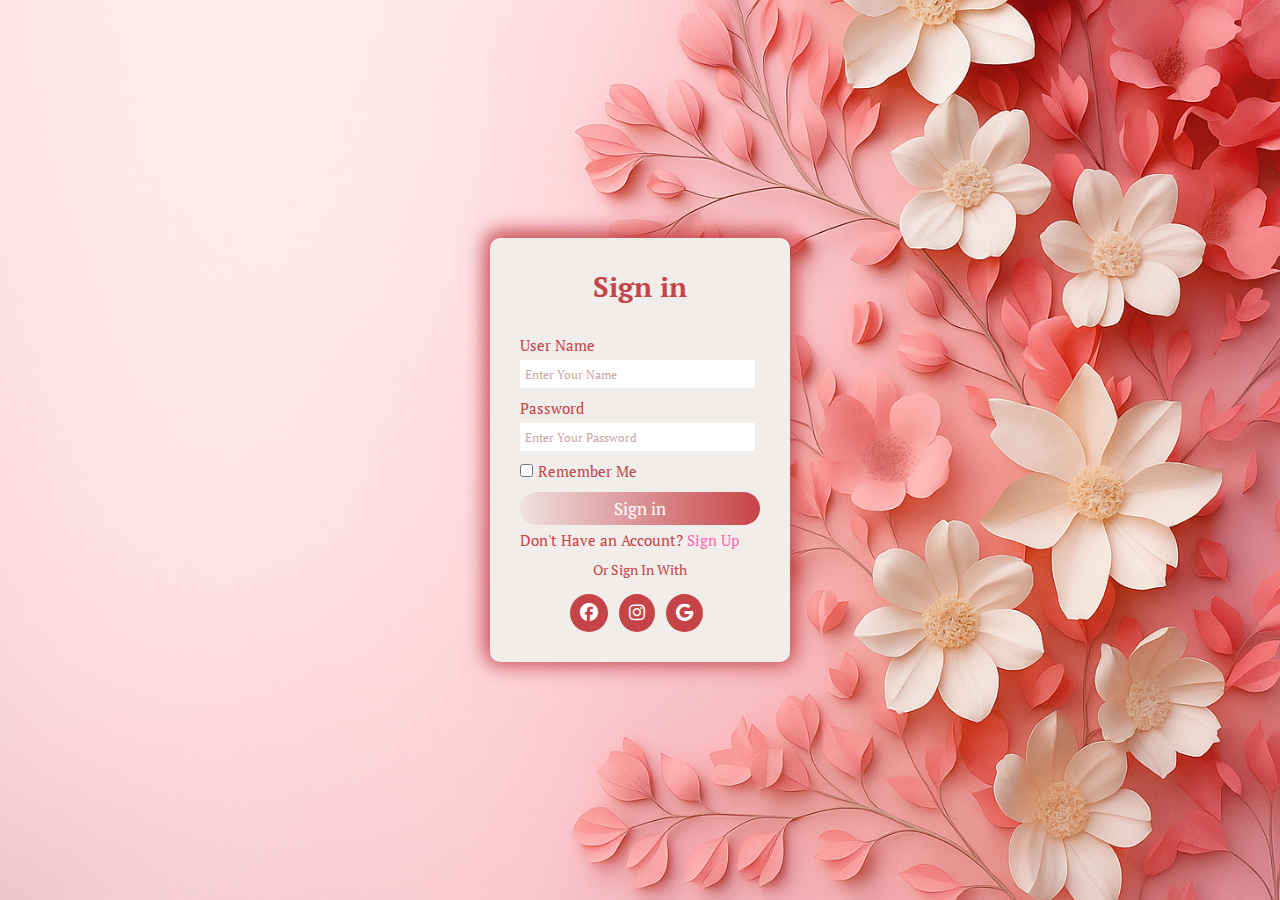
<file: index.html>
<!DOCTYPE html>
<html lang="en">

<head>
    <meta charset="UTF-8">
    <meta name="viewport" content="width=device-width, initial-scale=1.0">
    <title>FLORAZI</title>
    <!-- style css -->
    <link rel="stylesheet" href="log.css">
    <!-- favicon -->
    <link rel="shortcut icon" href="./img/lotus.png" type="image/x-icon">
    <!-- fontoswem -->
    <link rel="stylesheet" href="https://cdnjs.cloudflare.com/ajax/libs/font-awesome/6.7.2/css/all.min.css"
        integrity="sha512-Evv84Mr4kqVGRNSgIGL/F/aIDqQb7xQ2vcrdIwxfjThSH8CSR7PBEakCr51Ck+w+/U6swU2Im1vVX0SVk9ABhg=="
        crossorigin="anonymous" referrerpolicy="no-referrer" />
</head>

<body>
    <div class="hlog">
        <div class="box">
            <form class="inn">
                <h1>Sign in</h1>
                <label for="inname">User Name</label>
                <input type="text" id="inname" placeholder="Enter Your Name" required>
                <label for="inpass">Password</label>
                <input type="password" id="inpass" placeholder="Enter Your Password" required>
                <label>
                    <input type="checkbox" name="remember" id="incheck" required>Remember Me</label>
                <button type="button" class="btn" id="signin"> Sign in</button>
                <h2>Don't Have an Account? <a id="upone" href="#">Sign Up</a></h2>
                <div class="social">
                    <h3>Or Sign In With</h3>
                    <a href="#"><i class="fa-brands fa-facebook"></i></a>
                    <a href="#"><i class="fa-brands fa-instagram"></i></a>
                    <a href="#"><i class="fa-brands fa-google"></i></a>
                </div>

            </form>
            <form id="up" class="hide">
                <h1>Sign Up</h1>
                <label for="upname">User Name</label>
                <input type="text" id="upname" placeholder="Enter Your Name" required>
                <label for="email">Email</label>
                <input type="email" id="email" placeholder="Enter Your email" required>
                <label for="uppass">Password</label>
                <input type="password" id="uppass" placeholder="Enter Your Password" required>
                <label class="check">
                    <input id="upcheck" type="checkbox" name="accept" required>I Agree To The Terms and Condition</label>
                <button class="btn" type="button" id="signup">Sign Up</button>
                <h3>Already Have An Account? <a id="inone" href="#">Sign In</a></h3>
            </form>
        </div>
    </div>
    <script src="log.js"></script>
</body>

</html>
</file>
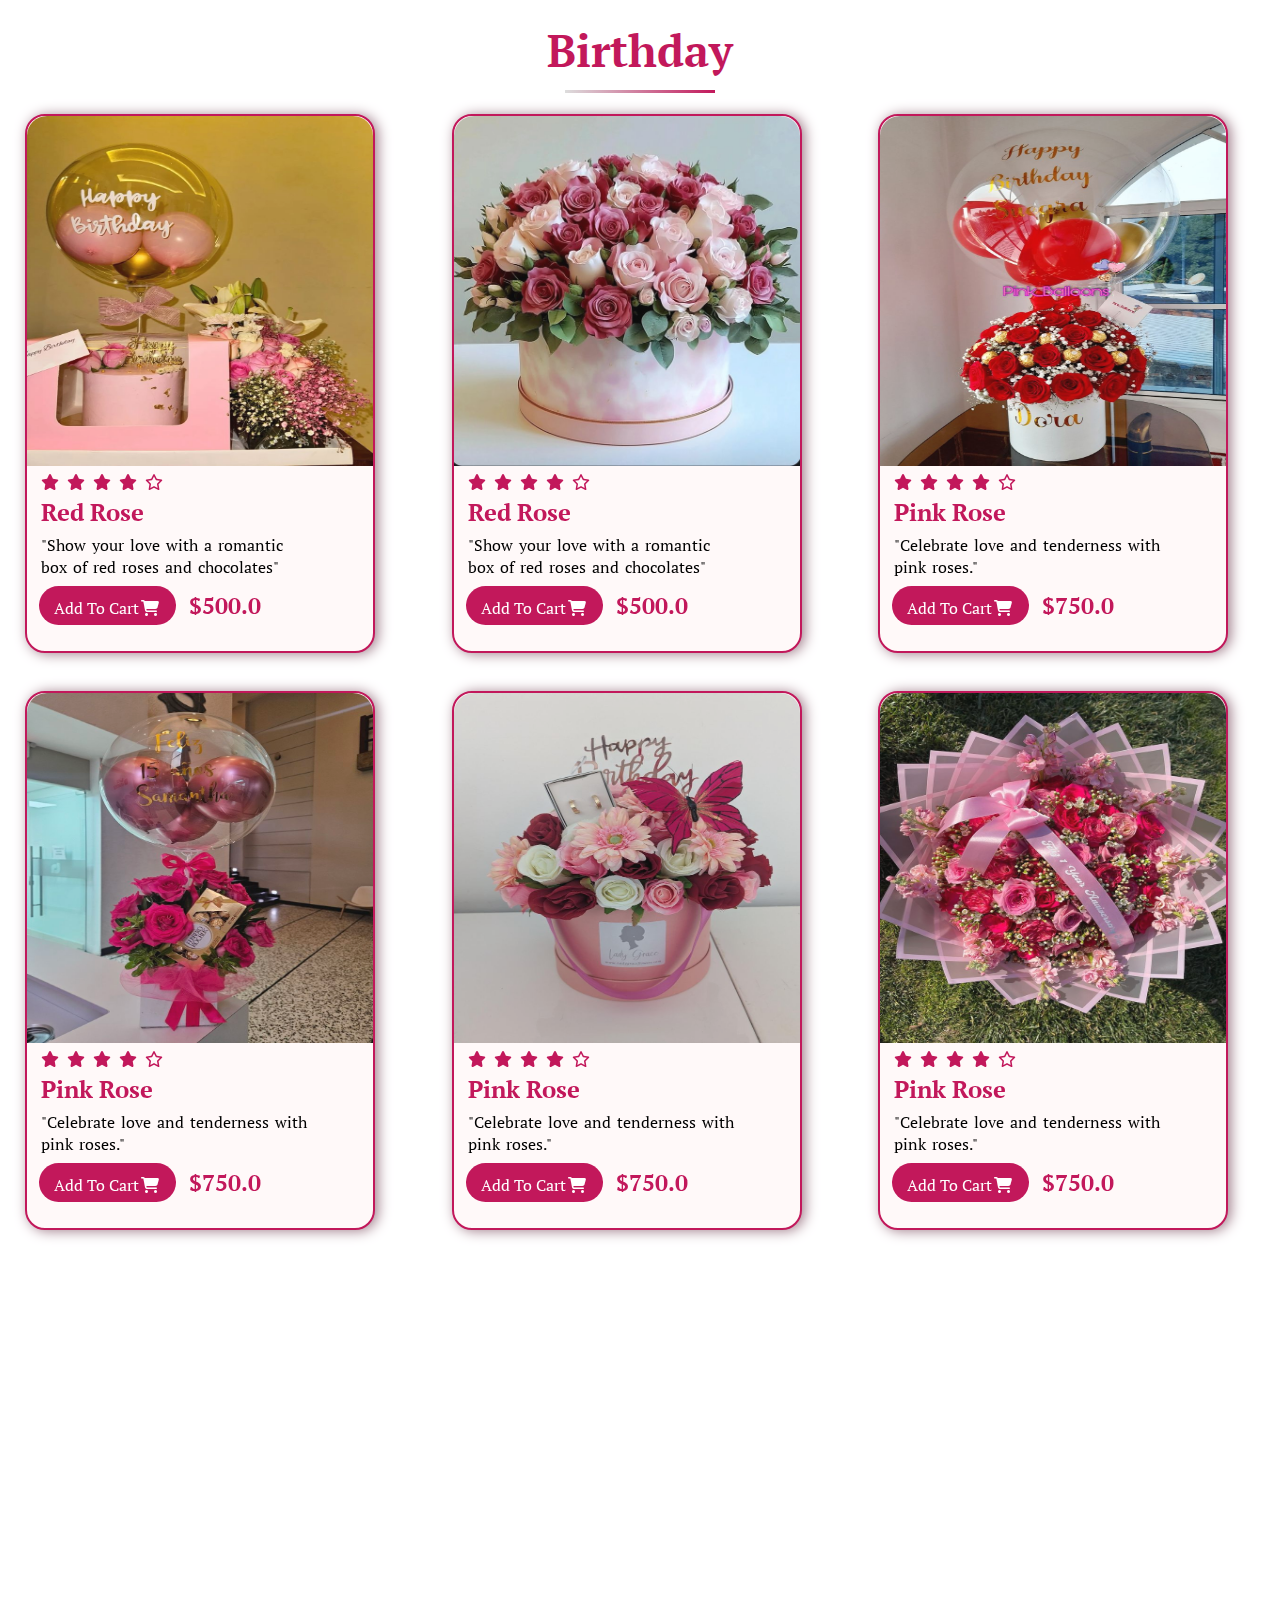
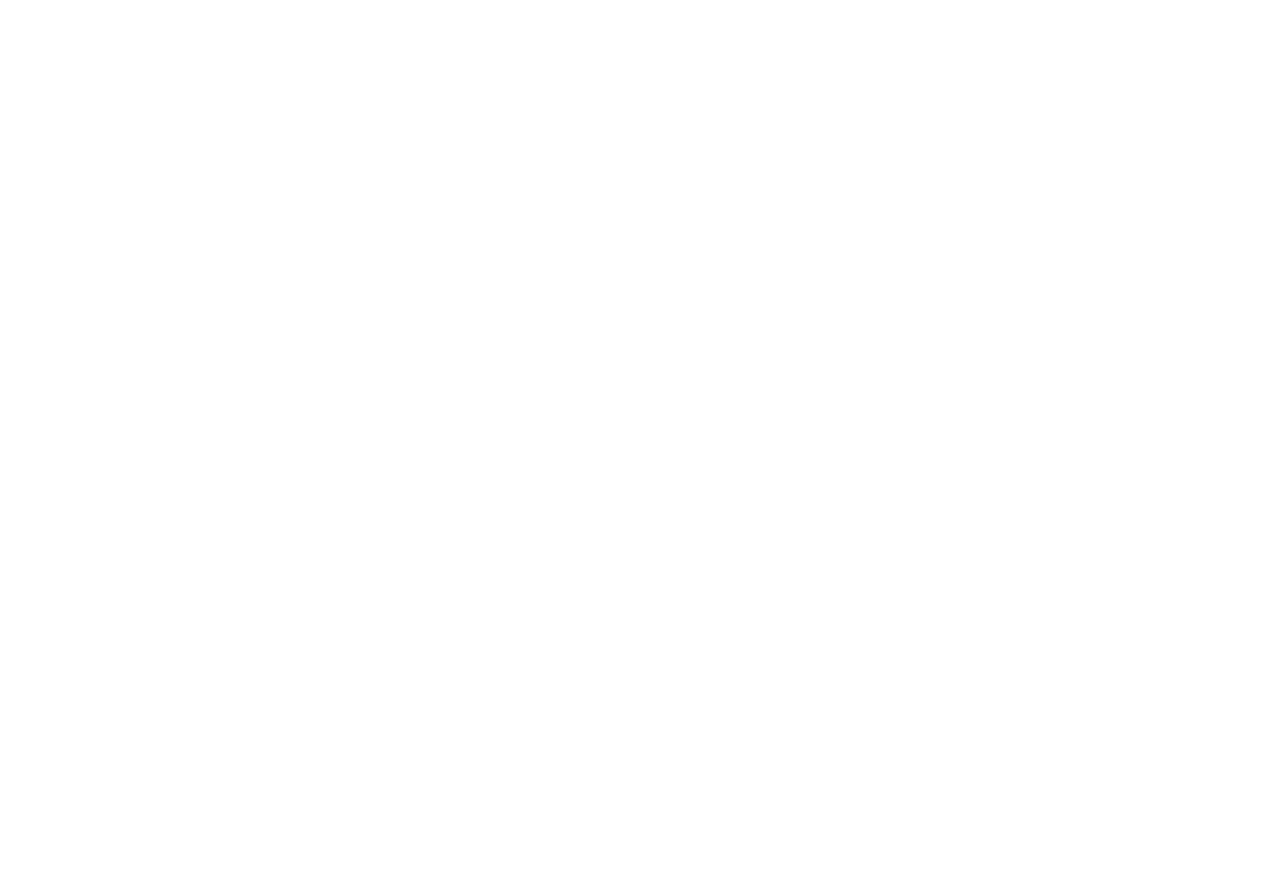
<file: birth.html>
<!DOCTYPE html>
<html lang="en">

<head>
    <meta charset="UTF-8">
    <meta name="viewport" content="width=device-width, initial-scale=1.0">
    <title>FLORAZI</title>
    <!-- style css -->
    <link rel="stylesheet" href="style.css">
    <!-- favicon -->
    <link rel="shortcut icon" href="./img/lotus.png" type="image/x-icon">
    <!-- fontoswem -->
    <link rel="stylesheet" href="https://cdnjs.cloudflare.com/ajax/libs/font-awesome/6.7.2/css/all.min.css"
        integrity="sha512-Evv84Mr4kqVGRNSgIGL/F/aIDqQb7xQ2vcrdIwxfjThSH8CSR7PBEakCr51Ck+w+/U6swU2Im1vVX0SVk9ABhg=="
        crossorigin="anonymous" referrerpolicy="no-referrer" />
            <link href="https://unpkg.com/aos@2.3.1/dist/aos.css" rel="stylesheet">
</head>

<body>  
    <h1>Birthday</h1>
    <hr>
    <div class="container">
          <div class="item" data-aos="fade-up">
            <img src="./img/birth1.jpg" alt="love">
          <div> <i class="fa-solid fa-star"></i>
            <i class="fa-solid fa-star"></i>
            <i class="fa-solid fa-star"></i>
            <i class="fa-solid fa-star"></i>
            <i class="fa-regular fa-star"></i></div> 
        <div class="text">     <h2>Red Rose</h2>
            <p>"Show your love with a romantic box of red roses and chocolates"</p></div>
       <div class="product"> <button class="btn" type="button"> Add To Cart<i class="fa-solid fa-cart-shopping"></i></button> 
            <span>$500.0</span></div> <p class="success-message hide">Added to cart successfully ✅</p>
        </div>
        <div class="item" data-aos="fade-up">
            <img src="./img/birth13.jpg" alt="love">
          <div> <i class="fa-solid fa-star"></i>
            <i class="fa-solid fa-star"></i>
            <i class="fa-solid fa-star"></i>
            <i class="fa-solid fa-star"></i>
            <i class="fa-regular fa-star"></i></div> 
        <div class="text">     <h2>Red Rose</h2>
            <p>"Show your love with a romantic box of red roses and chocolates"</p></div>
       <div class="product"> <button class="btn" type="button"> Add To Cart<i class="fa-solid fa-cart-shopping"></i></button> 
            <span>$500.0</span></div> <p class="success-message hide">Added to cart successfully ✅</p>
        </div>
        <div class="item" data-aos="fade-up">
            <img src="./img/birth3.jpg" alt="love">
           <div> <i class="fa-solid fa-star"></i>
            <i class="fa-solid fa-star"></i>
            <i class="fa-solid fa-star"></i>
            <i class="fa-solid fa-star"></i>
            <i class="fa-regular fa-star"></i></div>
         <div class="text">    <h2>Pink Rose</h2>
            <p>"Celebrate love and tenderness with pink roses."</p></div>
           <div class="product"> <button class="btn" type="button"> Add To Cart<i class="fa-solid fa-cart-shopping"></i></button> 
            <span>$750.0</span></div><p class="success-message hide">Added to cart successfully ✅</p>
        </div> 
         <div class="item" data-aos="fade-up">
            <img src="./img/birth4.jpg" alt="love">
           <div> <i class="fa-solid fa-star"></i>
            <i class="fa-solid fa-star"></i>
            <i class="fa-solid fa-star"></i>
            <i class="fa-solid fa-star"></i>
            <i class="fa-regular fa-star"></i></div>
         <div class="text">    <h2>Pink Rose</h2>
            <p>"Celebrate love and tenderness with pink roses."</p></div>
           <div class="product"> <button class="btn" type="button"> Add To Cart<i class="fa-solid fa-cart-shopping"></i></button> 
            <span>$750.0</span></div> <p class="success-message hide">Added to cart successfully ✅</p>
        </div>
         <div class="item" data-aos="fade-up">
            <img src="./img/birth5.jpg" alt="love">
           <div> <i class="fa-solid fa-star"></i>
            <i class="fa-solid fa-star"></i>
            <i class="fa-solid fa-star"></i>
            <i class="fa-solid fa-star"></i>
            <i class="fa-regular fa-star"></i></div>
         <div class="text">    <h2>Pink Rose</h2>
            <p>"Celebrate love and tenderness with pink roses."</p></div>
           <div class="product"> <button class="btn" type="button"> Add To Cart<i class="fa-solid fa-cart-shopping"></i></button> 
            <span>$750.0</span></div> <p class="success-message hide">Added to cart successfully ✅</p>
        </div>
         <div class="item" data-aos="fade-up">
            <img src="./img/birth6.jpg" alt="love">
           <div> <i class="fa-solid fa-star"></i>
            <i class="fa-solid fa-star"></i>
            <i class="fa-solid fa-star"></i>
            <i class="fa-solid fa-star"></i>
            <i class="fa-regular fa-star"></i></div>
         <div class="text">    <h2>Pink Rose</h2>
            <p>"Celebrate love and tenderness with pink roses."</p></div>
           <div class="product"> <button class="btn" type="button"> Add To Cart<i class="fa-solid fa-cart-shopping"></i></button> 
            <span>$750.0</span></div> <p class="success-message hide">Added to cart successfully ✅</p>
        </div>
         <div class="item" data-aos="fade-up">
            <img src="./img/birth7.jpg" alt="love">
           <div> <i class="fa-solid fa-star"></i>
            <i class="fa-solid fa-star"></i>
            <i class="fa-solid fa-star"></i>
            <i class="fa-solid fa-star"></i>
            <i class="fa-regular fa-star"></i></div>
         <div class="text">    <h2>Pink Rose</h2>
            <p>"Celebrate love and tenderness with pink roses."</p></div>
           <div class="product"> <button class="btn" type="button"> Add To Cart<i class="fa-solid fa-cart-shopping"></i></button> 
            <span>$750.0</span></div> <p class="success-message hide">Added to cart successfully ✅</p>
        </div>
         <div class="item" data-aos="fade-up">
            <img src="./img/birth8.jpg" alt="love">
           <div> <i class="fa-solid fa-star"></i>
            <i class="fa-solid fa-star"></i>
            <i class="fa-solid fa-star"></i>
            <i class="fa-solid fa-star"></i>
            <i class="fa-regular fa-star"></i></div>
         <div class="text">    <h2>Pink Rose</h2>
            <p>"Celebrate love and tenderness with pink roses."</p></div>
           <div class="product"> <button class="btn" type="button"> Add To Cart<i class="fa-solid fa-cart-shopping"></i></button> 
            <span>$750.0</span></div> <p class="success-message hide">Added to cart successfully ✅</p>
        </div>
         <div class="item" data-aos="fade-up">
            <img src="./img/birth9.jpg" alt="love">
           <div> <i class="fa-solid fa-star"></i>
            <i class="fa-solid fa-star"></i>
            <i class="fa-solid fa-star"></i>
            <i class="fa-solid fa-star"></i>
            <i class="fa-regular fa-star"></i></div>
         <div class="text">    <h2>Pink Rose</h2>
            <p>"Celebrate love and tenderness with pink roses."</p></div>
           <div class="product"> <button class="btn" type="button"> Add To Cart<i class="fa-solid fa-cart-shopping"></i></button> 
            <span>$750.0</span></div> <p class="success-message hide">Added to cart successfully ✅</p>
        </div>
         <div class="item" data-aos="fade-up">
            <img src="./img/birth10.jpg" alt="love">
           <div> <i class="fa-solid fa-star"></i>
            <i class="fa-solid fa-star"></i>
            <i class="fa-solid fa-star"></i>
            <i class="fa-solid fa-star"></i>
            <i class="fa-regular fa-star"></i></div>
         <div class="text">    <h2>Pink Rose</h2>
            <p>"Celebrate love and tenderness with pink roses."</p></div>
           <div class="product"> <button class="btn" type="button"> Add To Cart<i class="fa-solid fa-cart-shopping"></i></button> 
            <span>$750.0</span></div> <p class="success-message hide">Added to cart successfully ✅</p>
        </div>
         <div class="item" data-aos="fade-up">
            <img src="./img/birth11.jpg" alt="love">
           <div> <i class="fa-solid fa-star"></i>
            <i class="fa-solid fa-star"></i>
            <i class="fa-solid fa-star"></i>
            <i class="fa-solid fa-star"></i>
            <i class="fa-regular fa-star"></i></div>
         <div class="text">    <h2>Pink Rose</h2>
            <p>"Celebrate love and tenderness with pink roses."</p></div>
           <div class="product"> <button class="btn" type="button"> Add To Cart<i class="fa-solid fa-cart-shopping"></i></button> 
            <span>$750.0</span></div> <p class="success-message hide">Added to cart successfully ✅</p>
        </div>
<div class="item" data-aos="fade-up">
            <img src="./img/birth.jpg" alt="love">
           <div> <i class="fa-solid fa-star"></i>
            <i class="fa-solid fa-star"></i>
            <i class="fa-solid fa-star"></i>
            <i class="fa-solid fa-star"></i>
            <i class="fa-regular fa-star"></i></div>
         <div class="text">    <h2>Pink Rose</h2>
            <p>"Celebrate love and tenderness with pink roses."</p></div>
            <div class="product"> <button class="btn" type="button"> Add To Cart<i
                  class="fa-solid fa-cart-shopping"></i></button>
            <span>$750.0</span>
         </div>
         <p class="success-message hide">Added to cart successfully ✅</p>
      </div>
















   </div>
    <script>
  const buttons = document.getElementsByClassName("btn");

  for (let i = 0; i < buttons.length; i++) {
    buttons[i].onclick = function () {
      // أولاً: نخفي كل الرسائل
      const allMessages = document.getElementsByClassName("success-message");
      for (let j = 0; j < allMessages.length; j++) {
        allMessages[j].classList.add("hide");
      }

      // نجيب الرسالة الخاصة بالزر اللي اتداس عليه
      const message = this.closest(".item").querySelector(".success-message");
      message.classList.remove("hide");

      // بعد ثانية، نخفيها تاني
      setTimeout(() => {
        message.classList.add("hide");
      }, 3000);
    }
  }
</script>

<!-- الصح -->
<script src="https://unpkg.com/aos@2.3.1/dist/aos.js"></script>
<script>
  AOS.init({
    duration: 1000, // زمن التأثير
    once: true    // false = يشتغل كل مرة يتشاف فيها
  });
</script>





</body>
</file>
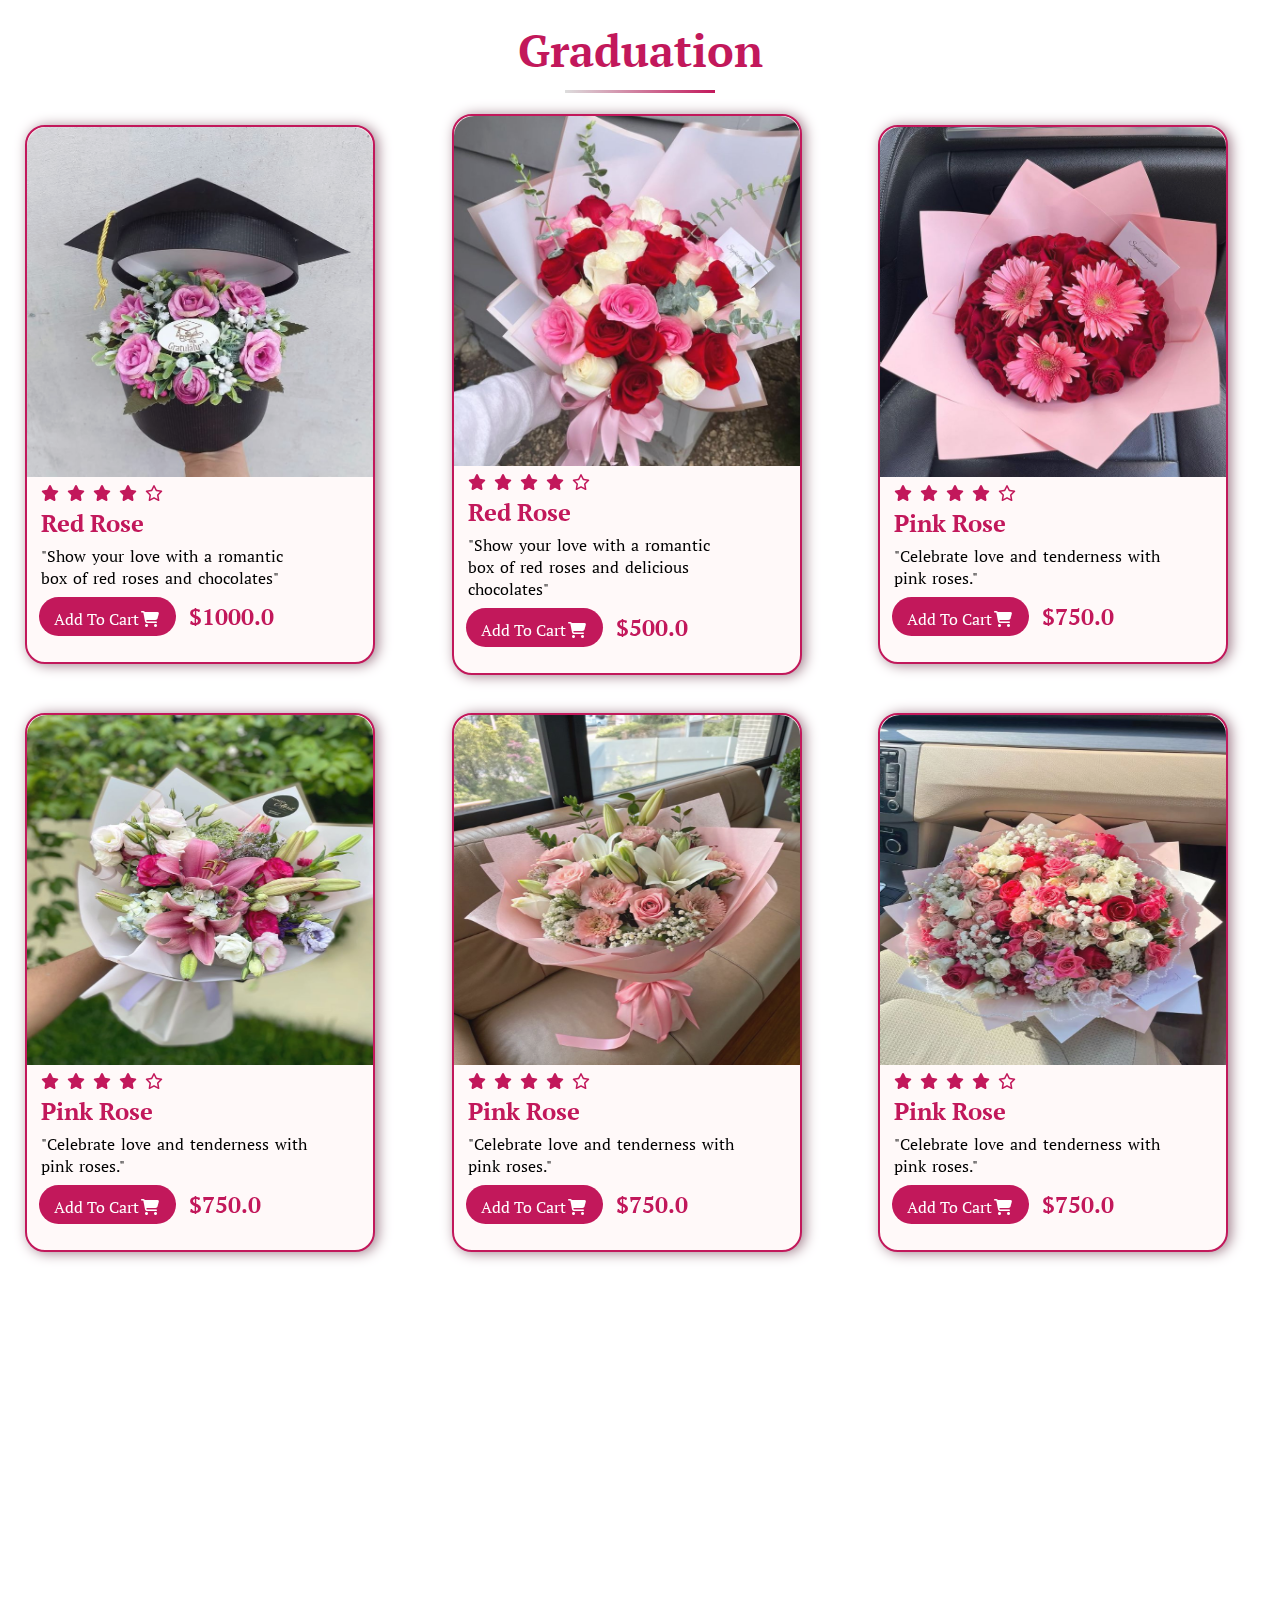
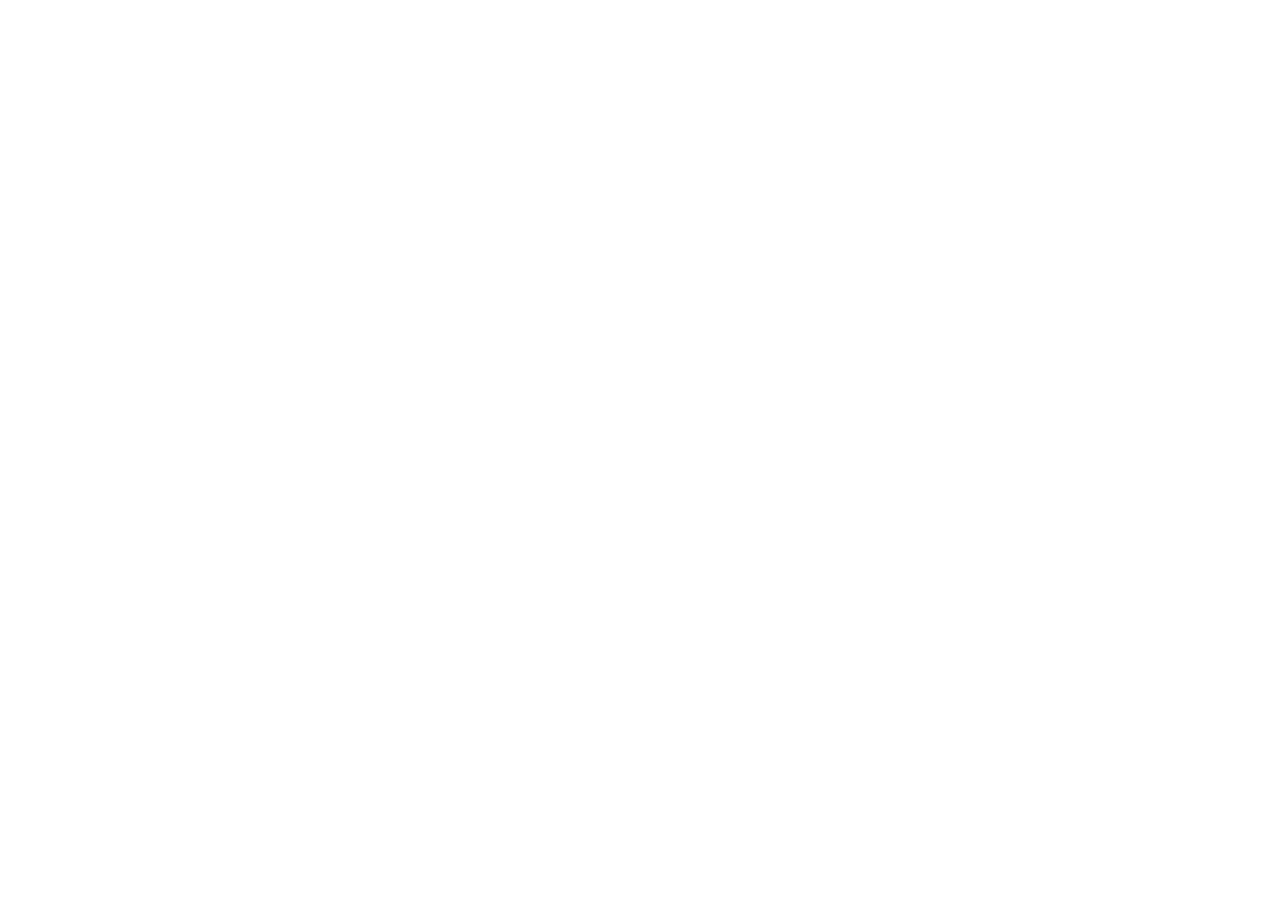
<file: grad.html>
<!DOCTYPE html>
<html lang="en">

<head>
    <meta charset="UTF-8">
    <meta name="viewport" content="width=device-width, initial-scale=1.0">
    <title>FLORAZI</title>
    <!-- style css -->
    <link rel="stylesheet" href="style.css">
    <!-- favicon -->
    <link rel="shortcut icon" href="./img/lotus.png" type="image/x-icon">
    <!-- fontoswem -->
    <link rel="stylesheet" href="https://cdnjs.cloudflare.com/ajax/libs/font-awesome/6.7.2/css/all.min.css"
        integrity="sha512-Evv84Mr4kqVGRNSgIGL/F/aIDqQb7xQ2vcrdIwxfjThSH8CSR7PBEakCr51Ck+w+/U6swU2Im1vVX0SVk9ABhg=="
        crossorigin="anonymous" referrerpolicy="no-referrer" />
            <link href="https://unpkg.com/aos@2.3.1/dist/aos.css" rel="stylesheet">
</head>

<body>  
    <h1>Graduation</h1>
    <hr>
    <div class="container">
        <div class="item" data-aos="fade-up">
        <img src="./img/grad.jpg" alt="love">
            <div>   <i class="fa-solid fa-star"></i>
            <i class="fa-solid fa-star"></i>
            <i class="fa-solid fa-star"></i>
            <i class="fa-solid fa-star"></i>
            <i class="fa-regular fa-star"></i></div> 
        <div class="text">    <h2>Red Rose</h2>
            <p>"Show your love with a romantic box of red roses and chocolates"</p></div>
         <div class="product">  <button class="btn" type="button"> Add To Cart<i class="fa-solid fa-cart-shopping"></i></button> 
            <span>$1000.0</span>
        </div>   <p class="success-message hide">Added to cart successfully ✅</p></div> 
        <div class="item" data-aos="fade-up">
            <img src="./img/grad1.jpg" alt="love">
          <div> <i class="fa-solid fa-star"></i>
            <i class="fa-solid fa-star"></i>
            <i class="fa-solid fa-star"></i>
            <i class="fa-solid fa-star"></i>
            <i class="fa-regular fa-star"></i></div> 
        <div class="text">     <h2>Red Rose</h2>
            <p>"Show your love with a romantic box of red roses and delicious chocolates"</p></div>
       <div class="product"> <button class="btn"  type="button"> Add To Cart<i class="fa-solid fa-cart-shopping"></i></button> 
            <span>$500.0</span></div>   <p class="success-message hide">Added to cart successfully ✅</p>
        </div>
        <div class="item" data-aos="fade-up">
            <img src="./img/grad2.jpg" alt="love">
           <div> <i class="fa-solid fa-star"></i>
            <i class="fa-solid fa-star"></i>
            <i class="fa-solid fa-star"></i>
            <i class="fa-solid fa-star"></i>
            <i class="fa-regular fa-star"></i></div>
         <div class="text">    <h2>Pink Rose</h2>
            <p>"Celebrate love and tenderness with pink roses."</p></div>
           <div class="product"> <button class="btn" type="button"> Add To Cart<i class="fa-solid fa-cart-shopping"></i></button> 
            <span>$750.0</span></div>   <p class="success-message hide">Added to cart successfully ✅</p>
        </div>
         <div class="item" data-aos="fade-up">
            <img src="./img/grad3.jpg" alt="love">
           <div> <i class="fa-solid fa-star"></i>
            <i class="fa-solid fa-star"></i>
            <i class="fa-solid fa-star"></i>
            <i class="fa-solid fa-star"></i>
            <i class="fa-regular fa-star"></i></div>
         <div class="text">    <h2>Pink Rose</h2>
            <p>"Celebrate love and tenderness with pink roses."</p></div>
           <div class="product"> <button class="btn" type="button"> Add To Cart<i class="fa-solid fa-cart-shopping"></i></button> 
            <span>$750.0</span></div>   <p class="success-message hide">Added to cart successfully ✅</p>
        </div>
         <div class="item" data-aos="fade-up">
            <img src="./img/grad4.jpg" alt="love">
           <div> <i class="fa-solid fa-star"></i>
            <i class="fa-solid fa-star"></i>
            <i class="fa-solid fa-star"></i>
            <i class="fa-solid fa-star"></i>
            <i class="fa-regular fa-star"></i></div>
         <div class="text">    <h2>Pink Rose</h2>
            <p>"Celebrate love and tenderness with pink roses."</p></div>
           <div class="product"> <button class="btn" type="button"> Add To Cart<i class="fa-solid fa-cart-shopping"></i></button> 
            <span>$750.0</span></div>   <p class="success-message hide">Added to cart successfully ✅</p>
        </div>
         <div class="item" data-aos="fade-up">
            <img src="./img/grad5.jpg" alt="love">
           <div> <i class="fa-solid fa-star"></i>
            <i class="fa-solid fa-star"></i>
            <i class="fa-solid fa-star"></i>
            <i class="fa-solid fa-star"></i>
            <i class="fa-regular fa-star"></i></div>
         <div class="text">    <h2>Pink Rose</h2>
            <p>"Celebrate love and tenderness with pink roses."</p></div>
           <div class="product"> <button class="btn" type="button"> Add To Cart<i class="fa-solid fa-cart-shopping"></i></button> 
            <span>$750.0</span></div>   <p class="success-message hide">Added to cart successfully ✅</p>
        </div>
         <div class="item" data-aos="fade-up">
            <img src="./img/grad6.jpg" alt="love">
           <div> <i class="fa-solid fa-star"></i>
            <i class="fa-solid fa-star"></i>
            <i class="fa-solid fa-star"></i>
            <i class="fa-solid fa-star"></i>
            <i class="fa-regular fa-star"></i></div>
         <div class="text">    <h2>Pink Rose</h2>
            <p>"Celebrate love and tenderness with pink roses."</p></div>
           <div class="product"> <button class="btn" type="button"> Add To Cart<i class="fa-solid fa-cart-shopping"></i></button> 
            <span>$750.0</span></div>   <p class="success-message hide">Added to cart successfully ✅</p>
        </div>
         <div class="item" data-aos="fade-up">
            <img src="./img/grad7.jpg" alt="love">
           <div> <i class="fa-solid fa-star"></i>
            <i class="fa-solid fa-star"></i>
            <i class="fa-solid fa-star"></i>
            <i class="fa-solid fa-star"></i>
            <i class="fa-regular fa-star"></i></div>
         <div class="text">    <h2>Pink Rose</h2>
            <p>"Celebrate love and tenderness with pink roses."</p></div>
           <div class="product"> <button class="btn" type="button"> Add To Cart<i class="fa-solid fa-cart-shopping"></i></button> 
            <span>$750.0</span></div>   <p class="success-message hide">Added to cart successfully ✅</p>
        </div>
         <div class="item" data-aos="fade-up">
            <img src="./img/grad8.jpg" alt="love">
           <div> <i class="fa-solid fa-star"></i>
            <i class="fa-solid fa-star"></i>
            <i class="fa-solid fa-star"></i>
            <i class="fa-solid fa-star"></i>
            <i class="fa-regular fa-star"></i></div>
         <div class="text">    <h2>Pink Rose</h2>
            <p>"Celebrate love and tenderness with pink roses."</p></div>
           <div class="product"> <button class="btn" type="button"> Add To Cart<i class="fa-solid fa-cart-shopping"></i></button> 
            <span>$750.0</span></div>   <p class="success-message hide">Added to cart successfully ✅</p>
        </div>
         <div class="item" data-aos="fade-up">
            <img src="./img/grad9.jpg" alt="love">
           <div> <i class="fa-solid fa-star"></i>
            <i class="fa-solid fa-star"></i>
            <i class="fa-solid fa-star"></i>
            <i class="fa-solid fa-star"></i>
            <i class="fa-regular fa-star"></i></div>
         <div class="text">    <h2>Pink Rose</h2>
            <p>"Celebrate love and tenderness with pink roses."</p></div>
           <div class="product"> <button class="btn" type="button"> Add To Cart<i class="fa-solid fa-cart-shopping"></i></button> 
            <span>$750.0</span></div>   <p class="success-message hide">Added to cart successfully ✅</p>
        </div>
         <div class="item" data-aos="fade-up">
            <img src="./img/grad10.jpg" alt="love">
           <div> <i class="fa-solid fa-star"></i>
            <i class="fa-solid fa-star"></i>
            <i class="fa-solid fa-star"></i>
            <i class="fa-solid fa-star"></i>
            <i class="fa-regular fa-star"></i></div>
         <div class="text">    <h2>Pink Rose</h2>
            <p>"Celebrate love and tenderness with pink roses."</p></div>
           <div class="product"> <button class="btn" type="button"> Add To Cart<i class="fa-solid fa-cart-shopping"></i></button> 
            <span>$750.0</span></div>   <p class="success-message hide">Added to cart successfully ✅</p>
        </div>
<div class="item" data-aos="fade-up">
            <img src="./img/grad11.jpg" alt="love">
           <div> <i class="fa-solid fa-star"></i>
            <i class="fa-solid fa-star"></i>
            <i class="fa-solid fa-star"></i>
            <i class="fa-solid fa-star"></i>
            <i class="fa-regular fa-star"></i></div>
         <div class="text">    <h2>Pink Rose</h2>
            <p>"Celebrate love and tenderness with pink roses."</p></div>
           <div class="product"> <button class="btn" type="button"> Add To Cart<i class="fa-solid fa-cart-shopping"></i></button> 
            <span>$750.0</span></div>
     <p class="success-message hide">Added to cart successfully ✅</p>
        </div>



    </div>
  <script>
  const buttons = document.getElementsByClassName("btn");

  for (let i = 0; i < buttons.length; i++) {
    buttons[i].onclick = function () {
      // أولاً: نخفي كل الرسائل
      const allMessages = document.getElementsByClassName("success-message");
      for (let j = 0; j < allMessages.length; j++) {
        allMessages[j].classList.add("hide");
      }

      // نجيب الرسالة الخاصة بالزر اللي اتداس عليه
      const message = this.closest(".item").querySelector(".success-message");
      message.classList.remove("hide");

      // بعد ثانية، نخفيها تاني
      setTimeout(() => {
        message.classList.add("hide");
      }, 3000);
    }
  }
</script>
<!-- الصح -->
<script src="https://unpkg.com/aos@2.3.1/dist/aos.js"></script>
<script>
  AOS.init({
    duration: 1000, // زمن التأثير
    once: true    // false = يشتغل كل مرة يتشاف فيها
  });
</script>
</body>
</file>
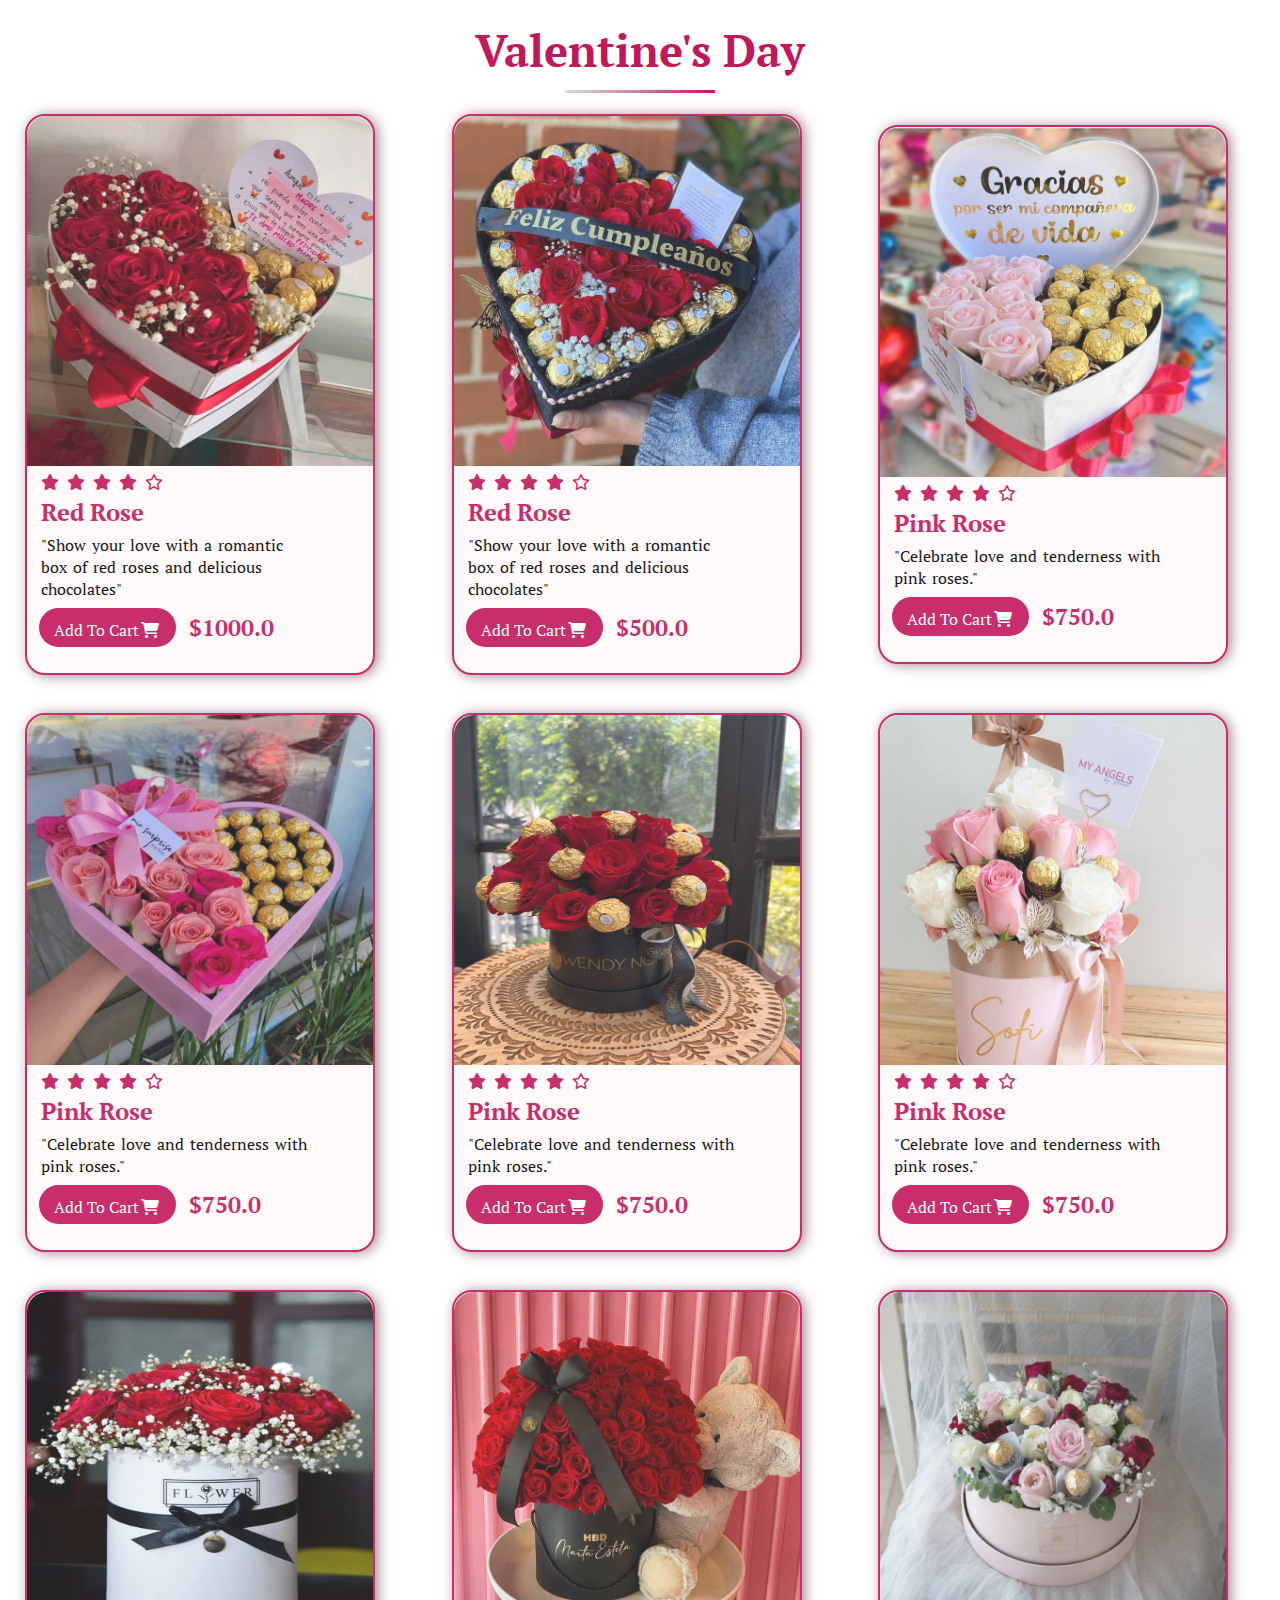
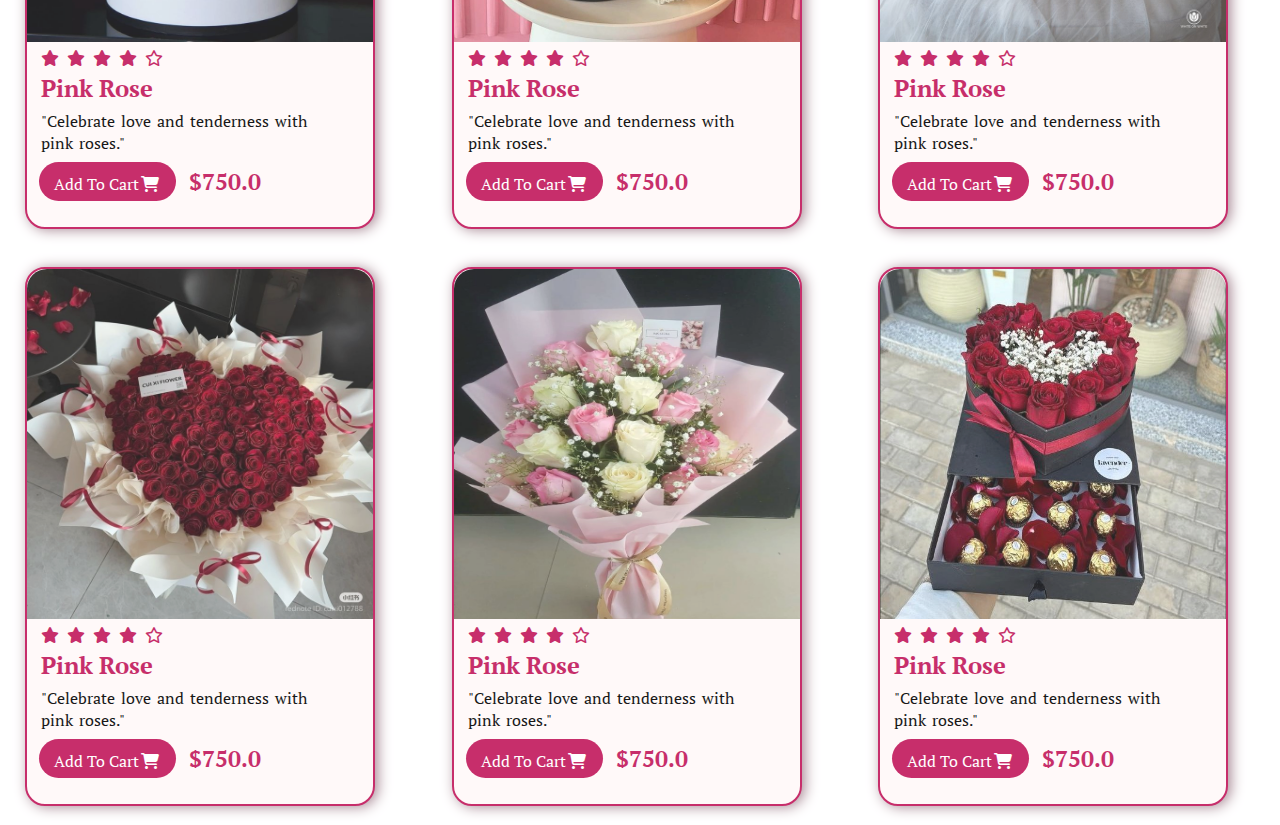
<file: love.html>
<!DOCTYPE html>
<html lang="en">

<head>
    <meta charset="UTF-8">
    <meta name="viewport" content="width=device-width, initial-scale=1.0">
    <title>FLORAZI</title>
    <!-- style css -->
    <link rel="stylesheet" href="style.css">
    <!-- favicon -->
    <link rel="shortcut icon" href="./img/lotus.png" type="image/x-icon">
    <!-- fontoswem -->
    <link rel="stylesheet" href="https://cdnjs.cloudflare.com/ajax/libs/font-awesome/6.7.2/css/all.min.css"
        integrity="sha512-Evv84Mr4kqVGRNSgIGL/F/aIDqQb7xQ2vcrdIwxfjThSH8CSR7PBEakCr51Ck+w+/U6swU2Im1vVX0SVk9ABhg=="
        crossorigin="anonymous" referrerpolicy="no-referrer" />
</head>

<body>  
    <h1>Valentine's Day</h1>
    <hr>
    <div class="container">
        <div class="item">
        <img src="./img/love1.jpg" alt="love">
            <div>   <i class="fa-solid fa-star"></i>
            <i class="fa-solid fa-star"></i>
            <i class="fa-solid fa-star"></i>
            <i class="fa-solid fa-star"></i>
            <i class="fa-regular fa-star"></i></div> 
        <div class="text">    <h2>Red Rose</h2>
            <p>"Show your love with a romantic box of red roses and delicious chocolates"</p></div>
         <div>  <button type="button"> Add To Cart<i class="fa-solid fa-cart-shopping"></i></button> 
            <span>$1000.0</span>
        </div></div> 
        <div class="item">
            <img src="./img/love2.jpg" alt="love">
          <div> <i class="fa-solid fa-star"></i>
            <i class="fa-solid fa-star"></i>
            <i class="fa-solid fa-star"></i>
            <i class="fa-solid fa-star"></i>
            <i class="fa-regular fa-star"></i></div> 
        <div class="text">     <h2>Red Rose</h2>
            <p>"Show your love with a romantic box of red roses and delicious chocolates"</p></div>
       <div> <button type="button"> Add To Cart<i class="fa-solid fa-cart-shopping"></i></button> 
            <span>$500.0</span></div>
        </div>
        <div class="item">
            <img src="./img/love3.jpg" alt="love">
           <div> <i class="fa-solid fa-star"></i>
            <i class="fa-solid fa-star"></i>
            <i class="fa-solid fa-star"></i>
            <i class="fa-solid fa-star"></i>
            <i class="fa-regular fa-star"></i></div>
         <div class="text">    <h2>Pink Rose</h2>
            <p>"Celebrate love and tenderness with pink roses."</p></div>
           <div> <button type="button"> Add To Cart<i class="fa-solid fa-cart-shopping"></i></button> 
            <span>$750.0</span></div>
        </div>
         <div class="item">
            <img src="./img/love4.jpg" alt="love">
           <div> <i class="fa-solid fa-star"></i>
            <i class="fa-solid fa-star"></i>
            <i class="fa-solid fa-star"></i>
            <i class="fa-solid fa-star"></i>
            <i class="fa-regular fa-star"></i></div>
         <div class="text">    <h2>Pink Rose</h2>
            <p>"Celebrate love and tenderness with pink roses."</p></div>
           <div> <button type="button"> Add To Cart<i class="fa-solid fa-cart-shopping"></i></button> 
            <span>$750.0</span></div>
        </div>
         <div class="item">
            <img src="./img/love5.jpg" alt="love">
           <div> <i class="fa-solid fa-star"></i>
            <i class="fa-solid fa-star"></i>
            <i class="fa-solid fa-star"></i>
            <i class="fa-solid fa-star"></i>
            <i class="fa-regular fa-star"></i></div>
         <div class="text">    <h2>Pink Rose</h2>
            <p>"Celebrate love and tenderness with pink roses."</p></div>
           <div> <button type="button"> Add To Cart<i class="fa-solid fa-cart-shopping"></i></button> 
            <span>$750.0</span></div>
        </div>
         <div class="item">
            <img src="./img/love6.jpg" alt="love">
           <div> <i class="fa-solid fa-star"></i>
            <i class="fa-solid fa-star"></i>
            <i class="fa-solid fa-star"></i>
            <i class="fa-solid fa-star"></i>
            <i class="fa-regular fa-star"></i></div>
         <div class="text">    <h2>Pink Rose</h2>
            <p>"Celebrate love and tenderness with pink roses."</p></div>
           <div> <button type="button"> Add To Cart<i class="fa-solid fa-cart-shopping"></i></button> 
            <span>$750.0</span></div>
        </div>
         <div class="item">
            <img src="./img/love7.jpg" alt="love">
           <div> <i class="fa-solid fa-star"></i>
            <i class="fa-solid fa-star"></i>
            <i class="fa-solid fa-star"></i>
            <i class="fa-solid fa-star"></i>
            <i class="fa-regular fa-star"></i></div>
         <div class="text">    <h2>Pink Rose</h2>
            <p>"Celebrate love and tenderness with pink roses."</p></div>
           <div> <button type="button"> Add To Cart<i class="fa-solid fa-cart-shopping"></i></button> 
            <span>$750.0</span></div>
        </div>
         <div class="item">
            <img src="./img/love8.jpg" alt="love">
           <div> <i class="fa-solid fa-star"></i>
            <i class="fa-solid fa-star"></i>
            <i class="fa-solid fa-star"></i>
            <i class="fa-solid fa-star"></i>
            <i class="fa-regular fa-star"></i></div>
         <div class="text">    <h2>Pink Rose</h2>
            <p>"Celebrate love and tenderness with pink roses."</p></div>
           <div> <button type="button"> Add To Cart<i class="fa-solid fa-cart-shopping"></i></button> 
            <span>$750.0</span></div>
        </div>
         <div class="item">
            <img src="./img/love9.jpg" alt="love">
           <div> <i class="fa-solid fa-star"></i>
            <i class="fa-solid fa-star"></i>
            <i class="fa-solid fa-star"></i>
            <i class="fa-solid fa-star"></i>
            <i class="fa-regular fa-star"></i></div>
         <div class="text">    <h2>Pink Rose</h2>
            <p>"Celebrate love and tenderness with pink roses."</p></div>
           <div> <button type="button"> Add To Cart<i class="fa-solid fa-cart-shopping"></i></button> 
            <span>$750.0</span></div>
        </div>
         <div class="item">
            <img src="./img/love10.jpg" alt="love">
           <div> <i class="fa-solid fa-star"></i>
            <i class="fa-solid fa-star"></i>
            <i class="fa-solid fa-star"></i>
            <i class="fa-solid fa-star"></i>
            <i class="fa-regular fa-star"></i></div>
         <div class="text">    <h2>Pink Rose</h2>
            <p>"Celebrate love and tenderness with pink roses."</p></div>
           <div> <button type="button"> Add To Cart<i class="fa-solid fa-cart-shopping"></i></button> 
            <span>$750.0</span></div>
        </div>
         <div class="item">
            <img src="./img/love11.jpg" alt="love">
           <div> <i class="fa-solid fa-star"></i>
            <i class="fa-solid fa-star"></i>
            <i class="fa-solid fa-star"></i>
            <i class="fa-solid fa-star"></i>
            <i class="fa-regular fa-star"></i></div>
         <div class="text">    <h2>Pink Rose</h2>
            <p>"Celebrate love and tenderness with pink roses."</p></div>
           <div> <button type="button"> Add To Cart<i class="fa-solid fa-cart-shopping"></i></button> 
            <span>$750.0</span></div>
        </div>
<div class="item">
            <img src="./img/love.jpg" alt="love">
           <div> <i class="fa-solid fa-star"></i>
            <i class="fa-solid fa-star"></i>
            <i class="fa-solid fa-star"></i>
            <i class="fa-solid fa-star"></i>
            <i class="fa-regular fa-star"></i></div>
         <div class="text">    <h2>Pink Rose</h2>
            <p>"Celebrate love and tenderness with pink roses."</p></div>
           <div> <button type="button"> Add To Cart<i class="fa-solid fa-cart-shopping"></i></button> 
            <span>$750.0</span></div>
        </div>
















    </div>





</body>
</file>
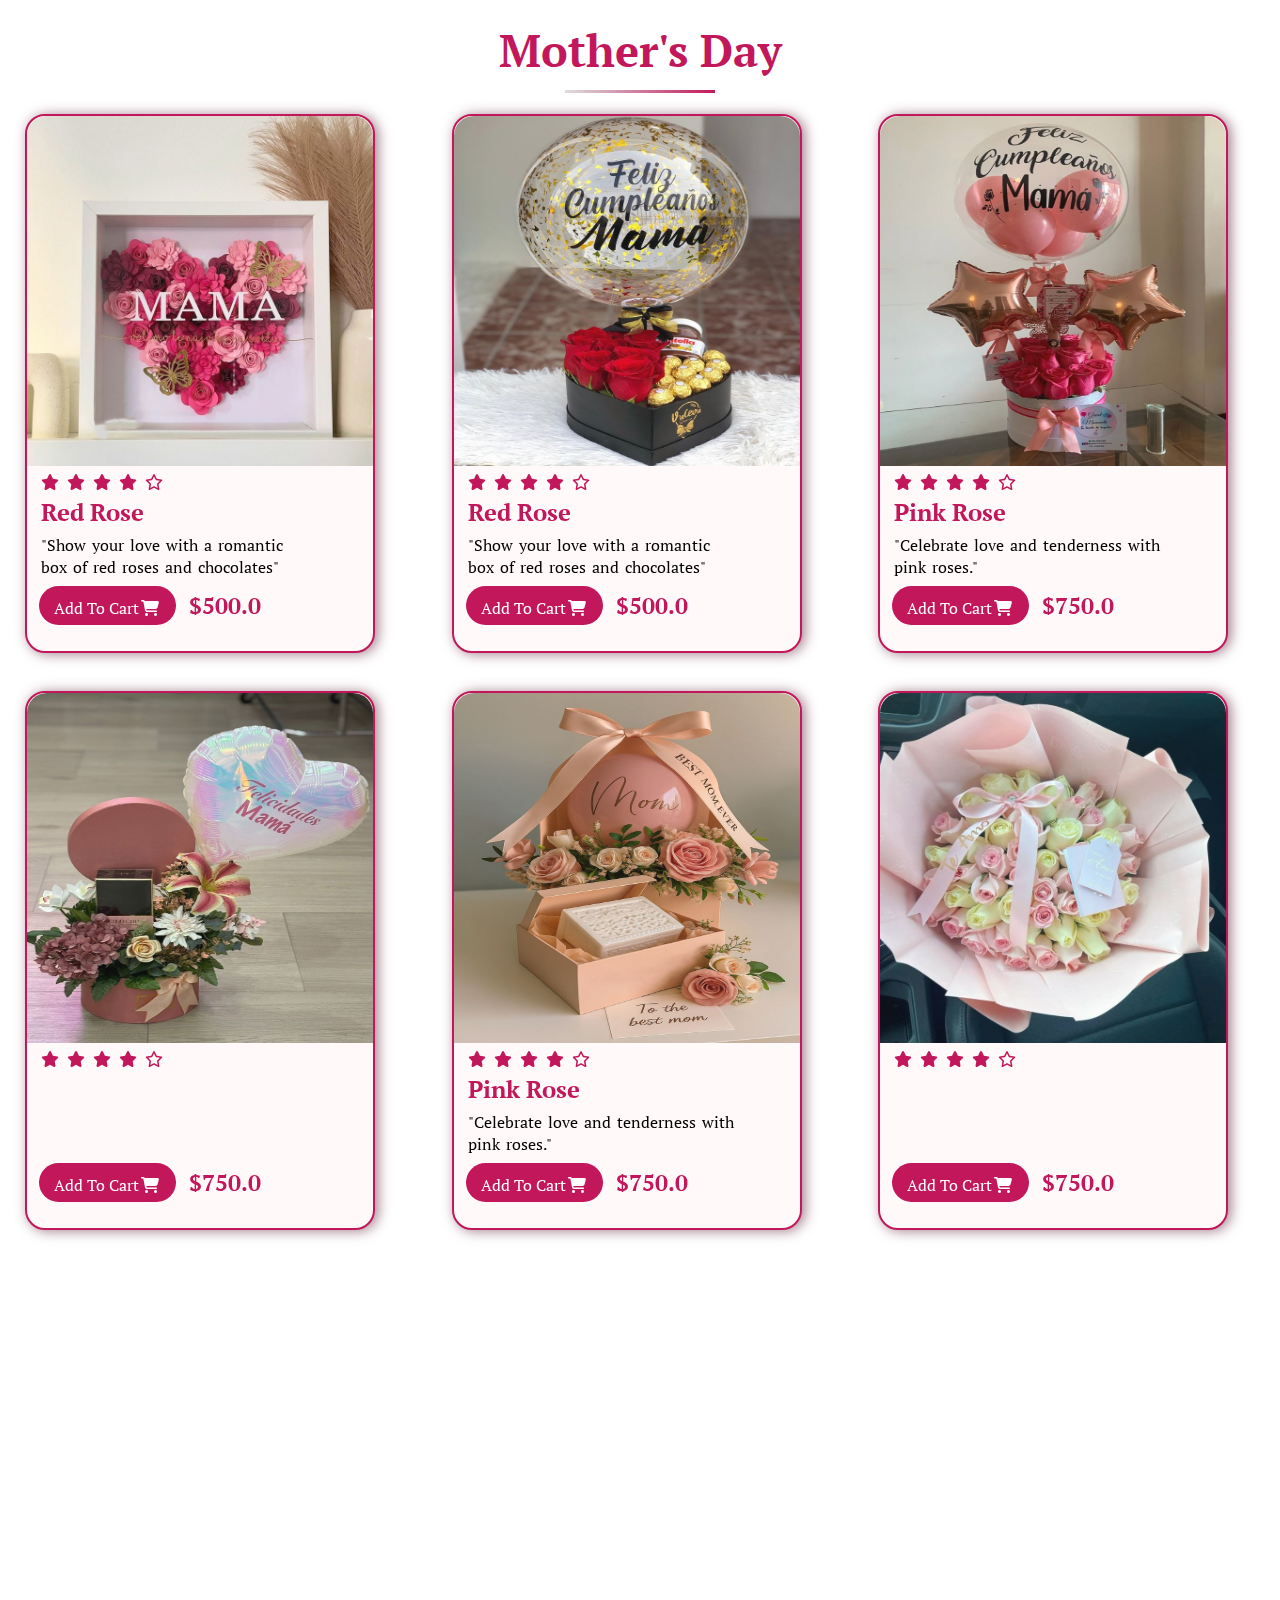
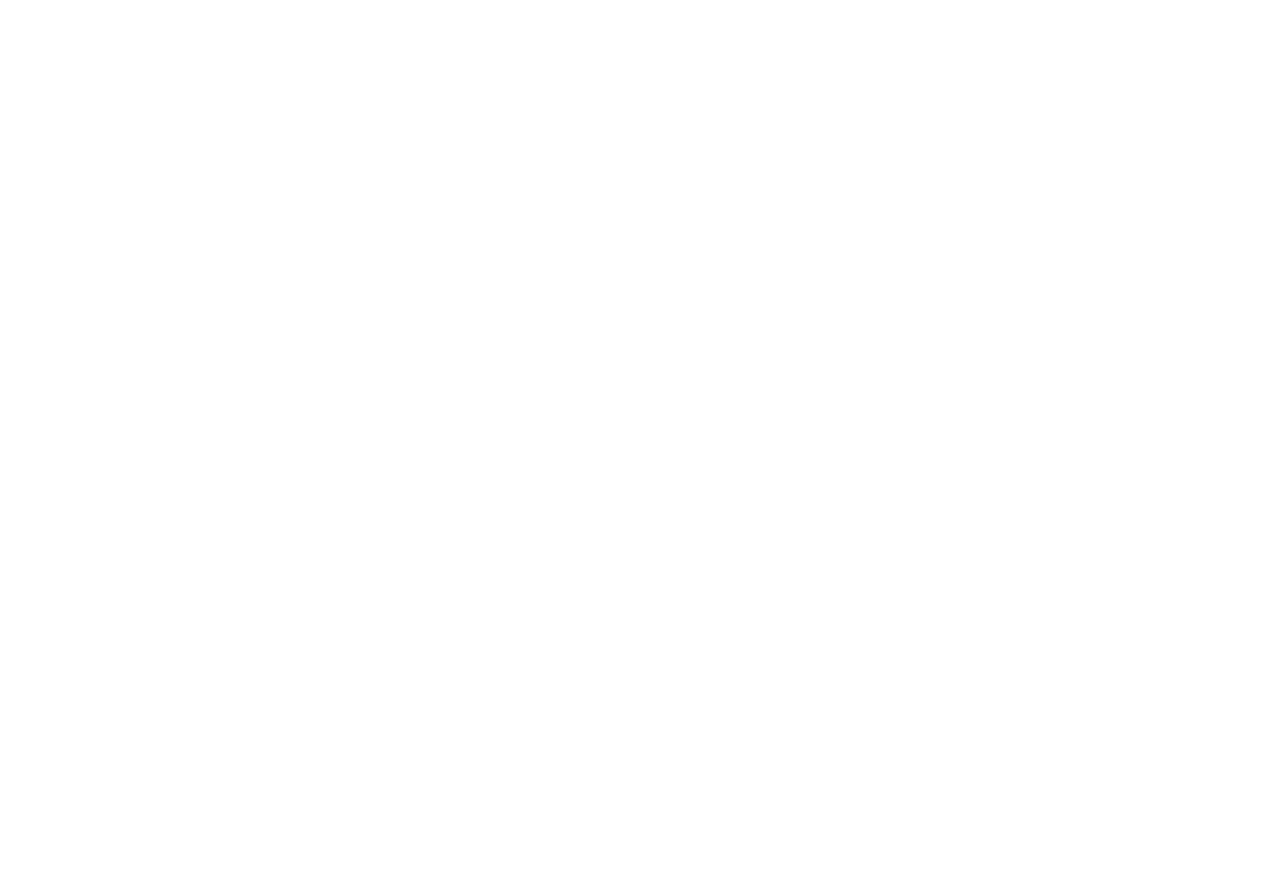
<file: mom.html>
<!DOCTYPE html>
<html lang="en">

<head>
   <meta charset="UTF-8">
   <meta name="viewport" content="width=device-width, initial-scale=1.0">
   <title>FLORAZI</title>
   <!-- style css -->
   <link rel="stylesheet" href="style.css">
   <!-- favicon -->
   <link rel="shortcut icon" href="./img/lotus.png" type="image/x-icon">
   <!-- fontoswem -->
   <link rel="stylesheet" href="https://cdnjs.cloudflare.com/ajax/libs/font-awesome/6.7.2/css/all.min.css"
      integrity="sha512-Evv84Mr4kqVGRNSgIGL/F/aIDqQb7xQ2vcrdIwxfjThSH8CSR7PBEakCr51Ck+w+/U6swU2Im1vVX0SVk9ABhg=="
      crossorigin="anonymous" referrerpolicy="no-referrer" />
          <link href="https://unpkg.com/aos@2.3.1/dist/aos.css" rel="stylesheet">
</head>

<body>
   <h1>Mother's Day</h1>
   <hr>
   <div class="container">
    <div class="item" data-aos="fade-up">
         <img src="./img/mom.jpg" alt="love">
         <div> <i class="fa-solid fa-star"></i>
            <i class="fa-solid fa-star"></i>
            <i class="fa-solid fa-star"></i>
            <i class="fa-solid fa-star"></i>
            <i class="fa-regular fa-star"></i>
         </div>
         <div class="text">
            <h2>Red Rose</h2>
            <p>"Show your love with a romantic box of red roses and chocolates"</p>
         </div>
         <div class="product"> <button class="btn" type="button"> Add To Cart<i class="fa-solid fa-cart-shopping"></i></button>
            <span>$500.0</span>
         </div> <p class="success-message hide">Added to cart successfully ✅</p>
      </div>
      <div class="item" data-aos="fade-up">
         <img src="./img/mom1.jpg" alt="love">
         <div> <i class="fa-solid fa-star"></i>
            <i class="fa-solid fa-star"></i>
            <i class="fa-solid fa-star"></i>
            <i class="fa-solid fa-star"></i>
            <i class="fa-regular fa-star"></i>
         </div>
         <div class="text">
            <h2>Red Rose</h2>
            <p>"Show your love with a romantic box of red roses and chocolates"</p>
         </div>
         <div class="product"> <button class="btn" type="button"> Add To Cart<i class="fa-solid fa-cart-shopping"></i></button>
            <span>$500.0</span>
         </div> <p class="success-message hide">Added to cart successfully ✅</p>
      </div>
      <div class="item" data-aos="fade-up">
         <img src="./img/mom2.jpg" alt="love">
         <div> <i class="fa-solid fa-star"></i>
            <i class="fa-solid fa-star"></i>
            <i class="fa-solid fa-star"></i>
            <i class="fa-solid fa-star"></i>
            <i class="fa-regular fa-star"></i>
         </div>
         <div class="text">
            <h2>Pink Rose</h2>
            <p>"Celebrate love and tenderness with pink roses."</p>
         </div>
         <div class="product"> <button class="btn" type="button"> Add To Cart<i class="fa-solid fa-cart-shopping"></i></button>
            <span>$750.0</span>
         </div> <p class="success-message hide">Added to cart successfully ✅</p>
      </div>
      <div class="item " data-aos="fade-up">
         <img src="./img/mom3.jpg" alt="love">
         <div> <i class="fa-solid fa-star"></i>
            <i class="fa-solid fa-star"></i>
            <i class="fa-solid fa-star"></i>
            <i class="fa-solid fa-star"></i>
            <i class="fa-regular fa-star"></i>
         </div>
         <div class="text" data-aos="fade-up">
            <h2>Pink Rose</h2>
            <p>"Celebrate love and tenderness with pink roses."</p>
         </div>
         <div class="product"> <button class="btn" type="button"> Add To Cart<i class="fa-solid fa-cart-shopping"></i></button>
            <span>$750.0</span>
         </div> <p class="success-message hide">Added to cart successfully ✅</p>
      </div>
      <div class="item " data-aos="fade-up">
         <img src="./img/mom4.jpg " alt="love">
         <div> <i class="fa-solid fa-star"></i>
            <i class="fa-solid fa-star"></i>
            <i class="fa-solid fa-star"></i>
            <i class="fa-solid fa-star"></i>
            <i class="fa-regular fa-star"></i>
         </div>
         <div class="text">
            <h2>Pink Rose</h2>
            <p>"Celebrate love and tenderness with pink roses."</p>
         </div>
         <div class="product"> <button class="btn" type="button"> Add To Cart<i class="fa-solid fa-cart-shopping"></i></button>
            <span>$750.0</span>
         </div> <p class="success-message hide">Added to cart successfully ✅</p>
      </div>
      <div class="item " data-aos="fade-up">
         <img src="./img/mom5.jpg " alt="love">
         <div> <i class="fa-solid fa-star"></i>
            <i class="fa-solid fa-star"></i>
            <i class="fa-solid fa-star"></i>
            <i class="fa-solid fa-star"></i>
            <i class="fa-regular fa-star"></i>
         </div>
         <div class="text" data-aos="fade-up">
            <h2>Pink Rose</h2>
            <p>"Celebrate love and tenderness with pink roses."</p>
         </div>
         <div class="product"> <button class="btn" type="button"> Add To Cart<i class="fa-solid fa-cart-shopping"></i></button>
            <span>$750.0</span>
         </div> <p class="success-message hide">Added to cart successfully ✅</p>
      </div>
      <div class="item" data-aos="fade-up">
         <img src="./img/mom12.jpg" alt="love">
         <div> <i class="fa-solid fa-star"></i>
            <i class="fa-solid fa-star"></i>
            <i class="fa-solid fa-star"></i>
            <i class="fa-solid fa-star"></i>
            <i class="fa-regular fa-star"></i>
         </div>
         <div class="text">
            <h2>Pink Rose</h2>
            <p>"Celebrate love and tenderness with pink roses."</p>
         </div>
         <div class="product"> <button class="btn" type="button"> Add To Cart<i class="fa-solid fa-cart-shopping"></i></button>
            <span>$750.0</span>
         </div> <p class="success-message hide">Added to cart successfully ✅</p>
      </div>
      <div class="item" data-aos="fade-up">
         <img src="./img/mom7.jpg" alt="love">
         <div> <i class="fa-solid fa-star"></i>
            <i class="fa-solid fa-star"></i>
            <i class="fa-solid fa-star"></i>
            <i class="fa-solid fa-star"></i>
            <i class="fa-regular fa-star"></i>
         </div>
         <div class="text">
            <h2>Pink Rose</h2>
            <p>"Celebrate love and tenderness with pink roses."</p>
         </div>
         <div class="product"> <button class="btn" type="button"> Add To Cart<i class="fa-solid fa-cart-shopping"></i></button>
            <span>$750.0</span>
         </div> <p class="success-message hide">Added to cart successfully ✅</p>
      </div>
      <div class="item" data-aos="fade-up">
         <img src="./img/mom8.jpg" alt="love">
         <div> <i class="fa-solid fa-star"></i>
            <i class="fa-solid fa-star"></i>
            <i class="fa-solid fa-star"></i>
            <i class="fa-solid fa-star"></i>
            <i class="fa-regular fa-star"></i>
         </div>
         <div class="text">
            <h2>Pink Rose</h2>
            <p>"Celebrate love and tenderness with pink roses."</p>
         </div>
         <div class="product"> <button class="btn" type="button"> Add To Cart<i class="fa-solid fa-cart-shopping"></i></button>
            <span>$750.0</span>
         </div>
          <p class="success-message hide">Added to cart successfully ✅</p>
      </div>
      <div class="item" data-aos="fade-up">
         <img src="./img/mom9.jpg" alt="love">
         <div> <i class="fa-solid fa-star"></i>
            <i class="fa-solid fa-star"></i>
            <i class="fa-solid fa-star"></i>
            <i class="fa-solid fa-star"></i>
            <i class="fa-regular fa-star"></i>
         </div>
         <div class="text">
            <h2>Pink Rose</h2>
            <p>"Celebrate love and tenderness with pink roses."</p>
         </div>
         <div class="product"> <button class="btn" type="button"> Add To Cart<i class="fa-solid fa-cart-shopping"></i></button>
            <span>$750.0</span>
      </div>
         <p class="success-message hide">Added to cart successfully ✅</p>
      </div>
      <div class="item" data-aos="fade-up">
         <img src="./img/mom10.jpg" alt="love">
         <div> <i class="fa-solid fa-star"></i>
            <i class="fa-solid fa-star"></i>
            <i class="fa-solid fa-star"></i>
            <i class="fa-solid fa-star"></i>
            <i class="fa-regular fa-star"></i>
         </div>
         <div class="text">
            <h2>Pink Rose</h2>
            <p>"Celebrate love and tenderness with pink roses."</p>
         </div>
         <div class="product"> <button class="btn" type="button"> Add To Cart<i class="fa-solid fa-cart-shopping"></i></button>
            <span>$750.0</span>
      </div>
       <p class="success-message hide">Added to cart successfully ✅</p>
      </div>
      <div class="item" data-aos="fade-up">
         <img src="./img/mom11.jpg" alt="love">
         <div> <i class="fa-solid fa-star"></i>
            <i class="fa-solid fa-star"></i>
            <i class="fa-solid fa-star"></i>
            <i class="fa-solid fa-star"></i>
            <i class="fa-regular fa-star"></i>
         </div>
         <div class="text">
            <h2>Pink Rose</h2>
            <p>"Celebrate love and tenderness with pink roses."</p>
         </div>
         <div class="product"> <button class="btn" type="button"> Add To Cart<i
                  class="fa-solid fa-cart-shopping"></i></button>
            <span>$750.0</span>
         </div>
         <p class="success-message hide">Added to cart successfully ✅</p>
      </div>
















   </div>
   <script>
  const buttons = document.getElementsByClassName("btn");

  for (let i = 0; i < buttons.length; i++) {
    buttons[i].onclick = function () {
      // أولاً: نخفي كل الرسائل
      const allMessages = document.getElementsByClassName("success-message");
      for (let j = 0; j < allMessages.length; j++) {
        allMessages[j].classList.add("hide");
      }

      // نجيب الرسالة الخاصة بالزر اللي اتداس عليه
      const message = this.closest(".item").querySelector(".success-message");
      message.classList.remove("hide");

      // بعد ثانية، نخفيها تاني
      setTimeout(() => {
        message.classList.add("hide");
      }, 3000);
    }
  }
</script>
<!-- الصح -->
<script src="https://unpkg.com/aos@2.3.1/dist/aos.js"></script>
<script>
  AOS.init({
    duration: 1000, // زمن التأثير
    once: true    // false = يشتغل كل مرة يتشاف فيها
  });
</script>

</body>
</file>
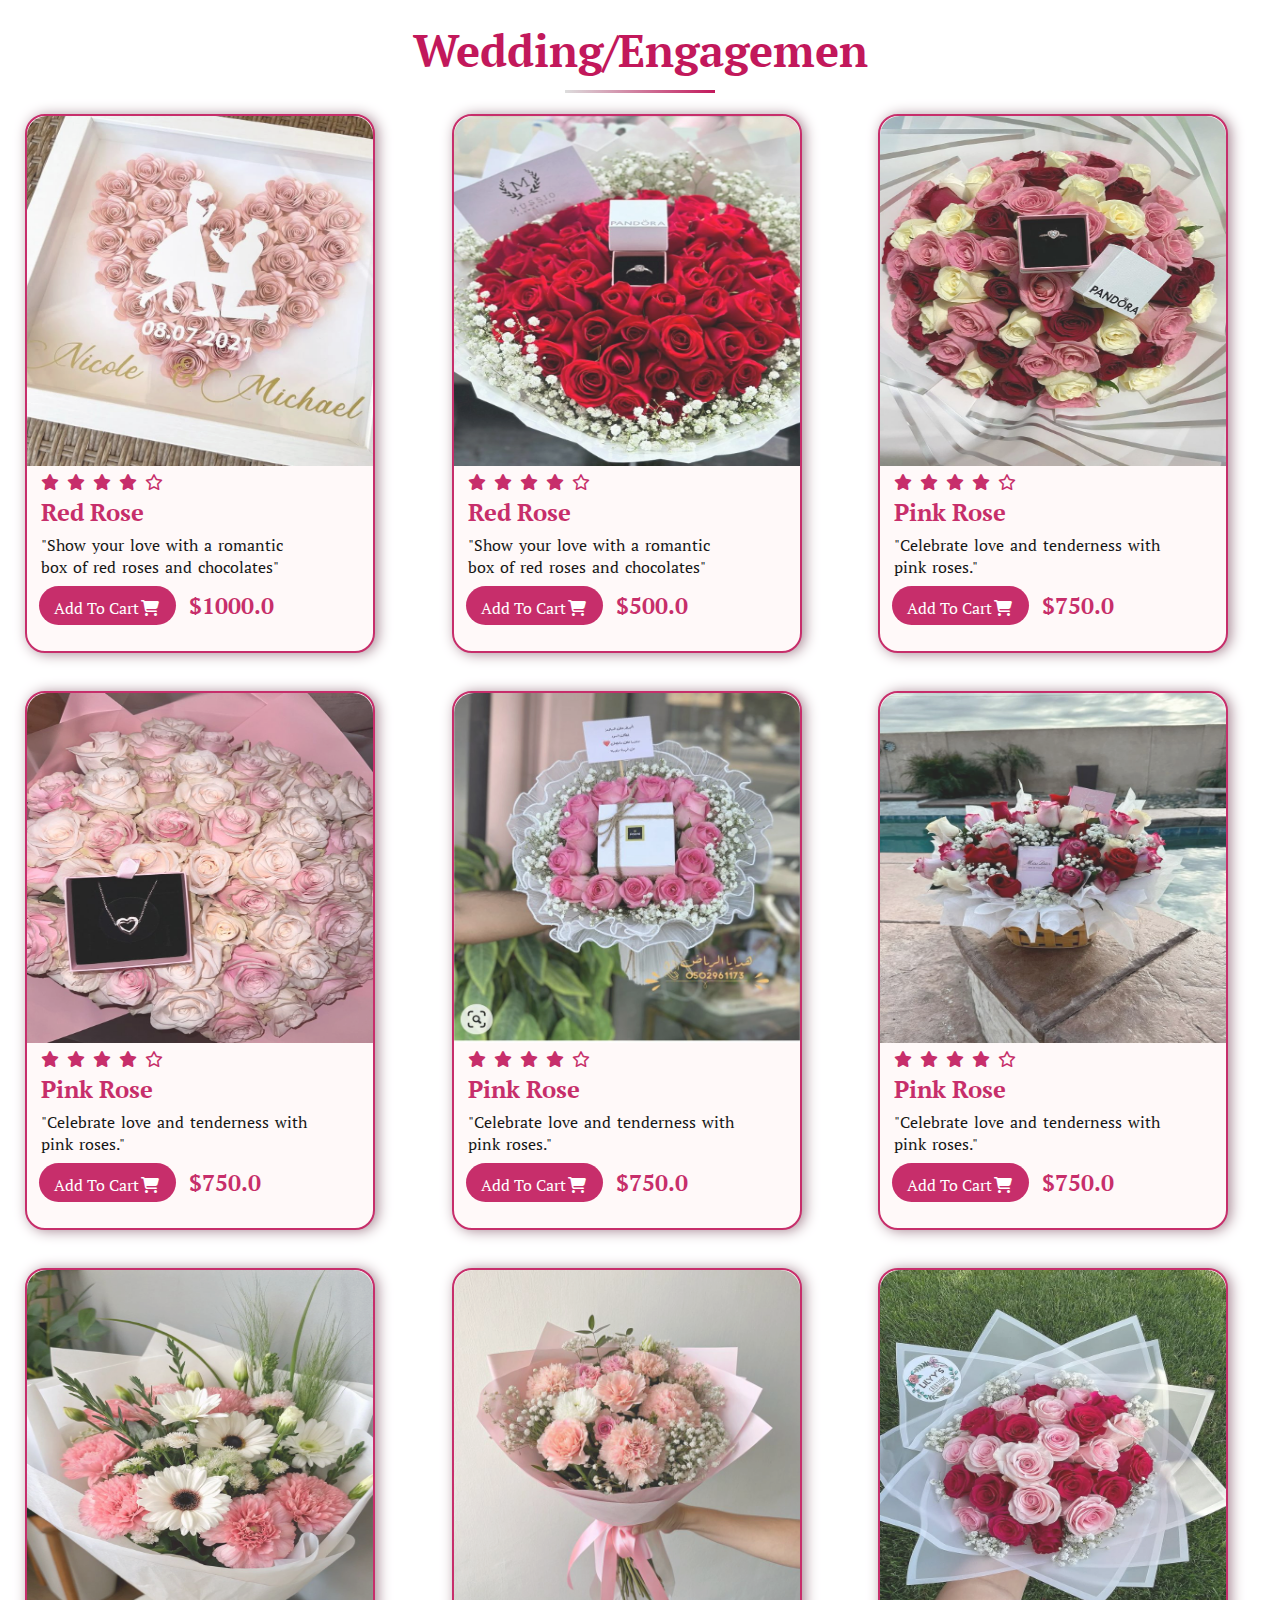
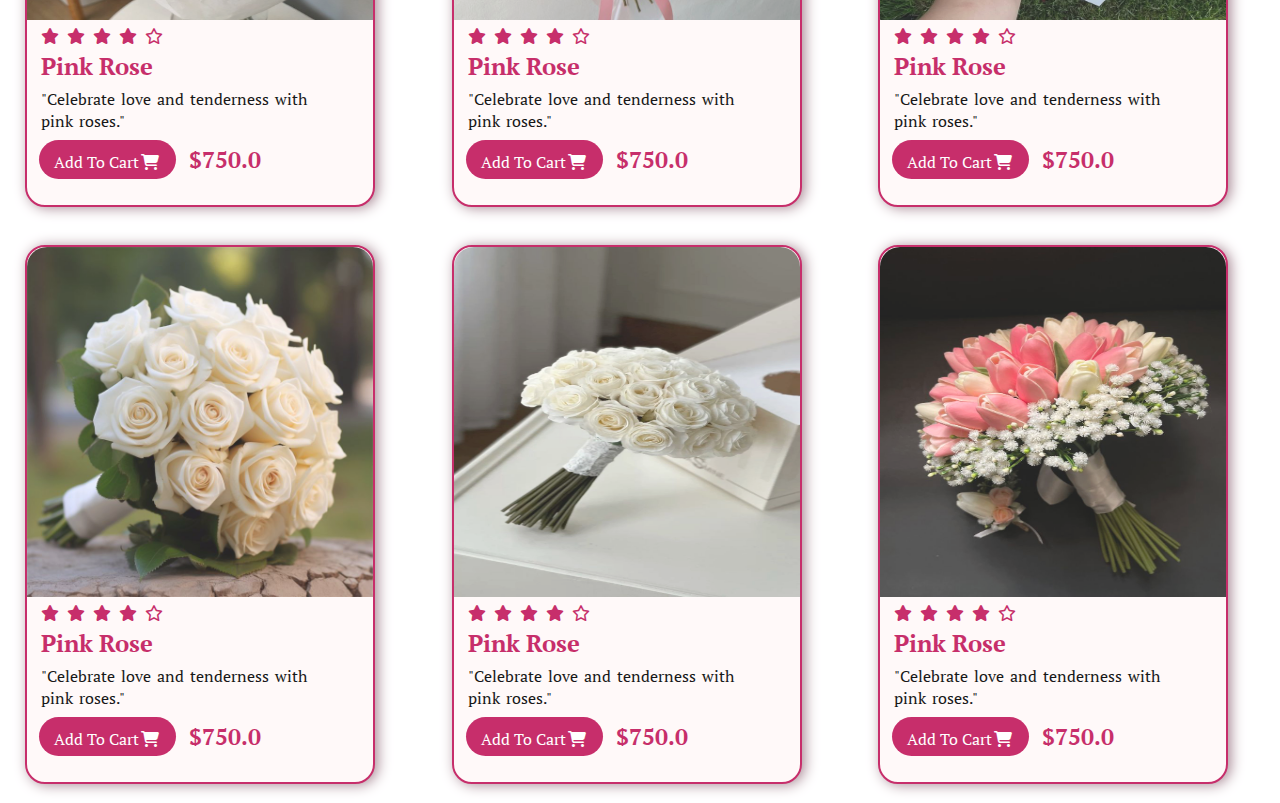
<file: wedding.html>
<!DOCTYPE html>
<html lang="en">

<head>
    <meta charset="UTF-8">
    <meta name="viewport" content="width=device-width, initial-scale=1.0">
    <title>FLORAZI</title>
    <!-- style css -->
    <link rel="stylesheet" href="style.css">
    <!-- favicon -->
    <link rel="shortcut icon" href="./img/lotus.png" type="image/x-icon">
    <!-- fontoswem -->
    <link rel="stylesheet" href="https://cdnjs.cloudflare.com/ajax/libs/font-awesome/6.7.2/css/all.min.css"
        integrity="sha512-Evv84Mr4kqVGRNSgIGL/F/aIDqQb7xQ2vcrdIwxfjThSH8CSR7PBEakCr51Ck+w+/U6swU2Im1vVX0SVk9ABhg=="
        crossorigin="anonymous" referrerpolicy="no-referrer" />
</head>

<body>  
    <h1>Wedding/Engagemen</h1>
    <hr>
    <div class="container">
        <div class="item">
        <img src="./img/wedding.jpg" alt="love">
            <div>   <i class="fa-solid fa-star"></i>
            <i class="fa-solid fa-star"></i>
            <i class="fa-solid fa-star"></i>
            <i class="fa-solid fa-star"></i>
            <i class="fa-regular fa-star"></i></div> 
        <div class="text">    <h2>Red Rose</h2>
            <p>"Show your love with a romantic box of red roses and chocolates"</p></div>
         <div class="product">  <button type="button"> Add To Cart<i class="fa-solid fa-cart-shopping"></i></button> 
            <span>$1000.0</span>
        </div></div> 
        <div class="item">
            <img src="./img/wedding1.jpg" alt="love">
          <div> <i class="fa-solid fa-star"></i>
            <i class="fa-solid fa-star"></i>
            <i class="fa-solid fa-star"></i>
            <i class="fa-solid fa-star"></i>
            <i class="fa-regular fa-star"></i></div> 
        <div class="text">     <h2>Red Rose</h2>
            <p>"Show your love with a romantic box of red roses and chocolates"</p></div>
       <div class="product"> <button type="button"> Add To Cart<i class="fa-solid fa-cart-shopping"></i></button> 
            <span>$500.0</span></div>
        </div>
        <div class="item">
            <img src="./img/wedding2.jpg" alt="love">
           <div> <i class="fa-solid fa-star"></i>
            <i class="fa-solid fa-star"></i>
            <i class="fa-solid fa-star"></i>
            <i class="fa-solid fa-star"></i>
            <i class="fa-regular fa-star"></i></div>
         <div class="text">    <h2>Pink Rose</h2>
            <p>"Celebrate love and tenderness with pink roses."</p></div>
           <div class="product"> <button type="button"> Add To Cart<i class="fa-solid fa-cart-shopping"></i></button> 
            <span>$750.0</span></div>
        </div>
         <div class="item">
            <img src="./img/wedding3.jpg" alt="love">
           <div> <i class="fa-solid fa-star"></i>
            <i class="fa-solid fa-star"></i>
            <i class="fa-solid fa-star"></i>
            <i class="fa-solid fa-star"></i>
            <i class="fa-regular fa-star"></i></div>
         <div class="text">    <h2>Pink Rose</h2>
            <p>"Celebrate love and tenderness with pink roses."</p></div>
           <div class="product"> <button type="button"> Add To Cart<i class="fa-solid fa-cart-shopping"></i></button> 
            <span>$750.0</span></div>
        </div>
         <div class="item">
            <img src="./img/wedding4.jpg" alt="love">
           <div> <i class="fa-solid fa-star"></i>
            <i class="fa-solid fa-star"></i>
            <i class="fa-solid fa-star"></i>
            <i class="fa-solid fa-star"></i>
            <i class="fa-regular fa-star"></i></div>
         <div class="text">    <h2>Pink Rose</h2>
            <p>"Celebrate love and tenderness with pink roses."</p></div>
           <div class="product"> <button type="button"> Add To Cart<i class="fa-solid fa-cart-shopping"></i></button> 
            <span>$750.0</span></div>
        </div>
         <div class="item">
            <img src="./img/wedding5.jpg" alt="love">
           <div> <i class="fa-solid fa-star"></i>
            <i class="fa-solid fa-star"></i>
            <i class="fa-solid fa-star"></i>
            <i class="fa-solid fa-star"></i>
            <i class="fa-regular fa-star"></i></div>
         <div class="text">    <h2>Pink Rose</h2>
            <p>"Celebrate love and tenderness with pink roses."</p></div>
           <div class="product"> <button type="button"> Add To Cart<i class="fa-solid fa-cart-shopping"></i></button> 
            <span>$750.0</span></div>
        </div>
         <div class="item">
            <img src="./img/wedding6.jpg" alt="love">
           <div> <i class="fa-solid fa-star"></i>
            <i class="fa-solid fa-star"></i>
            <i class="fa-solid fa-star"></i>
            <i class="fa-solid fa-star"></i>
            <i class="fa-regular fa-star"></i></div>
         <div class="text">    <h2>Pink Rose</h2>
            <p>"Celebrate love and tenderness with pink roses."</p></div>
           <div class="product"> <button type="button"> Add To Cart<i class="fa-solid fa-cart-shopping"></i></button> 
            <span>$750.0</span></div>
        </div>
         <div class="item">
            <img src="./img/wedding7.jpg" alt="love">
           <div> <i class="fa-solid fa-star"></i>
            <i class="fa-solid fa-star"></i>
            <i class="fa-solid fa-star"></i>
            <i class="fa-solid fa-star"></i>
            <i class="fa-regular fa-star"></i></div>
         <div class="text">    <h2>Pink Rose</h2>
            <p>"Celebrate love and tenderness with pink roses."</p></div>
           <div> <button type="button"> Add To Cart<i class="fa-solid fa-cart-shopping"></i></button> 
            <span>$750.0</span></div>
        </div>
         <div class="item">
            <img src="./img/wedding8.jpg" alt="love">
           <div> <i class="fa-solid fa-star"></i>
            <i class="fa-solid fa-star"></i>
            <i class="fa-solid fa-star"></i>
            <i class="fa-solid fa-star"></i>
            <i class="fa-regular fa-star"></i></div>
         <div class="text">    <h2>Pink Rose</h2>
            <p>"Celebrate love and tenderness with pink roses."</p></div>
           <div class="product"> <button type="button"> Add To Cart<i class="fa-solid fa-cart-shopping"></i></button> 
            <span>$750.0</span></div>
        </div>
         <div class="item">
            <img src="./img/wedding11.jpg" alt="love">
           <div> <i class="fa-solid fa-star"></i>
            <i class="fa-solid fa-star"></i>
            <i class="fa-solid fa-star"></i>
            <i class="fa-solid fa-star"></i>
            <i class="fa-regular fa-star"></i></div>
         <div class="text">    <h2>Pink Rose</h2>
            <p>"Celebrate love and tenderness with pink roses."</p></div>
           <div class="product"> <button type="button"> Add To Cart<i class="fa-solid fa-cart-shopping"></i></button> 
            <span>$750.0</span></div>
        </div>
         <div class="item">
            <img src="./img/wedding10.jpg" alt="love">
           <div> <i class="fa-solid fa-star"></i>
            <i class="fa-solid fa-star"></i>
            <i class="fa-solid fa-star"></i>
            <i class="fa-solid fa-star"></i>
            <i class="fa-regular fa-star"></i></div>
         <div class="text">    <h2>Pink Rose</h2>
            <p>"Celebrate love and tenderness with pink roses."</p></div>
           <div class="product"> <button type="button"> Add To Cart<i class="fa-solid fa-cart-shopping"></i></button> 
            <span>$750.0</span></div>
        </div>
<div class="item">
            <img src="./img/wedding12.jpg" alt="love">
           <div> <i class="fa-solid fa-star"></i>
            <i class="fa-solid fa-star"></i>
            <i class="fa-solid fa-star"></i>
            <i class="fa-solid fa-star"></i>
            <i class="fa-regular fa-star"></i></div>
         <div class="text">    <h2>Pink Rose</h2>
            <p>"Celebrate love and tenderness with pink roses."</p></div>
           <div class="product"> <button type="button"> Add To Cart<i class="fa-solid fa-cart-shopping"></i></button> 
            <span>$750.0</span></div>
        </div>
















    </div>





</body>
</file>
<file: log.css>
@import url('https://fonts.googleapis.com/css2?family=Fraunces:ital,opsz,wght@0,9..144,100..900;1,9..144,100..900&family=Montserrat:ital,wght@0,100..900;1,100..900&family=PT+Serif:ital,wght@0,400;0,700;1,400;1,700&family=Quicksand:wght@300..700&family=Roboto:ital,wght@0,100..900;1,100..900&display=swap');
*{
  margin: 0;
  padding: 0;
  box-sizing: border-box;
user-select: none;
-webkit-user-select: none;
-moz-user-select: none;
-ms-user-select: none;
font-family: "PT Serif", serif;
caret-color: #d08690;

}
:root{
--white: rgb(240 237 234);
--pink:#c22929;
}
.hide{
  display: none !important;
  transition-duration: 1s;
}
.hlog{
    background-image: url("./img/ChatGPT-Image-Jun-28_-2025_-01_48_24-AM_1.webp");
    background-position: center center ;
    background-size: cover ;
    background-repeat: no-repeat;
    height: 100vh;
    width: 100%;
    display: flex;
    justify-content: center;
    align-items: center;
}
.box {
    background-color:  rgb(240 237 234);
    padding: 30px;
    border-radius: 10px;
    width: 300px;
    border-radius: 10px;
    box-shadow: 0px -2px 20px 5px #c64347;
      color:#c64347; 
}
.box .inn h1{
  font-size: 28px;
  font-weight: 700;
  padding-bottom:30px ;
  text-align: center;
}
.inn{
  display: flex;
  flex-direction: column;



}
.inn label{
  font-size: 15px;
  font-weight: 400;
  margin-bottom:5px ;
  padding-right: 3px;
}
.inn input{
 padding: 5px;
 color:#c22929 ;
 outline: none;
 border: none;
 margin-bottom: 10px;
 margin-right: 5px;
 accent-color: #c64347;

}
input::placeholder{
  color: #cba6a6;
  font-size: 12px;
}
.inn .btn{
  text-align: center;
  display: inline-block;
  padding: 5px;
  outline: none;
border-radius: 20px;
background-image: linear-gradient(to right, #efe1e1, #c64347);
border: none;
color: #fff;
cursor: pointer;
font-size: 17px;
font-weight: 500;
transition: 0.3s ease;
width: 100%;
text-decoration: none;
}

.inn button:hover{
  transform: scale(1.1);
}
.inn h2{
  font-size: 15px;
  font-weight: 500;
  margin: 5px 0;
}
.inn h2 a {
    text-decoration: none;
    color: #ff69b4;
}
.inn .social{
  text-align: center;
}
.inn .social h3{
  font-size: 14px;
  font-weight: 500;
  color: #c64347;
  margin: 5px;
}
.inn .social i{
  margin-right: 7px;
  padding: 10px;
  border-radius:50% ;
  background-color: #c64347;
  color: #fff;
  font-size: 18px;
  margin-top: 10px;
  transition: 0.2s ease;
}
.inn .social i:hover{
  background-color: #fff;
  color: #c64347;
}
/* up */
#up{
  display: flex;
  flex-direction: column;
}
#up h1{
  text-align: center;
  margin-bottom: 15px;
}
#up label{
  font-size: 16px;
  font-weight: 500;
  margin-bottom:5px ;
  padding-right: 3px;
}
#up input{
 padding: 5px;
 color:#c22929 ;
 outline: none;
 border: none;
 margin-bottom: 13px;
 margin-right: 5px;
 accent-color: #c64347;

}
#up .btn{
  display: inline-block;
  padding: 5px;
  outline: none;
border-radius: 20px;
background-image: linear-gradient(to right, #efe1e1, #c64347);
border: none;
color: #fff;
cursor: pointer;
font-size: 17px;
font-weight: 500;
margin: 10px auto;
transition: all 0.3s ease;
width: 100%;
text-align: center;

}

#up button:hover{
  transform: scale(1.1);
}
#up .check{
  font-size: 13px;
}
#up h3{
 font-size: 13px;
 font-weight: 600;
 text-align: center;
 margin: 7px;
}
#up a{
  text-decoration: none;
  color: #ff69b4;
}
</file>
<file: style.css>
@import url('https://fonts.googleapis.com/css2?family=Fraunces:ital,opsz,wght@0,9..144,100..900;1,9..144,100..900&family=Montserrat:ital,wght@0,100..900;1,100..900&family=PT+Serif:ital,wght@0,400;0,700;1,400;1,700&family=Quicksand:wght@300..700&family=Roboto:ital,wght@0,100..900;1,100..900&display=swap');
*{
  margin: 0;
  padding: 0;
  box-sizing: border-box;
user-select: none;
-webkit-user-select: none;
-moz-user-select: none;
-ms-user-select: none;
font-family: "PT Serif", serif;
caret-color: #d08690;
}
h1{
    text-align: center;
    margin: 20px 0 10px;
    color: #c2185b;
    font-size: 45px;
    font-weight: bold;
}
.hide{
  display: none;
}
.success-message{
  padding: 0px 15px;
}
hr{
       width: 150px;
    height: 3px;
    background-image: linear-gradient(to right, #ddd, #c2185b);
    outline: none;
    border: none;
    margin: 2px auto;
}
.container{
    display: grid;
 grid-template-columns: repeat(3, 1fr);
    max-width: 1450px;
    margin: auto;
    align-items: center;
}
.container .item img{
    width: 100%;
    border-top-left-radius: 20px;
     border-top-right-radius: 20px;
     height: 350px;

}
.container .item{
display: flex;
flex-direction: column;
margin: 19px 25px;
padding-bottom: 20px ;
background-color: #fff9f9;
border-radius: 20px;
width: 350px;
border: 2px solid #c2185b;
box-shadow: 3px 1px 13px 0px #a07e8b;
  transition: all 0.3s ease-in-out;
opacity: 0.9;

}

.container .item img{
  opacity: 0.95;
  transition: transform 0.3s ease, opacity 0.3s ease
}
.container .item img:hover{
  opacity: 1;
}
.item div{
  padding:0 12px;
}
.container .item i{
    color: #c2185b;
    padding: 8px 2px 3px;
}
.container .item .text {
    width: 300px;
}
.container .item .text h2{
    color: #c2185b;
    padding: 3px 2px 2px;
}
.container .item .text p{
    font-size: 16px;
    color: #000;
    word-spacing: 2px;
    font-weight: 50;
    padding: 4px 2px 2px;
}
.container .item  button{
    outline: none;
    margin: 6px 0 ;
    padding: 6px 15px;
    font-size: 16px;
    font-weight: 500;
    background-color: #c2185b;
    color: #fff;
    border: none;
    border-radius: 20px;
    transition: all 0.3s ease;
}
.container .item  button:hover,
.container .item  button:hover i{
  color: #c2185b;
  background-color: transparent;
  transform: scale(1.2);
}
.container .item  button i{
    color: #fff;
}
.container .item span{
    color: #c2185b;
    font-size: 23px;
    font-weight: 800;
    padding: 9px;
}
.item:hover {
 transform: scale(1.05) translateY(-10px) translateZ(0) !important;
  box-shadow:0px 5px 20px 8px rgb(224 154 154 / 60%);

}

/* موبايل */
@media (max-width:481px){
 *{
        box-sizing: border-box;
        margin: 0;
        padding: 0;
        overflow-x: hidden;
    }
h1 {
    text-align: center;
    margin: 20px auto 6px;
    color: #c2185b;
    font-size: 29px;
    font-weight: bold;
    overflow-x: hidden;
}
.container {
    display: grid;
    grid-template-columns: 1fr;
    align-items: center;
    justify-content: center;
    overflow-x: hidden;
    width: 100%;
  }
 .container .item img {
    width: 100%;
    height: 260px;
} 
.container .item{
  width: 80%;
  margin:25px auto;

}
.container .item .product{
  display: flex;
  align-items: center;
  gap: 10px;
}
.container .item button{
  display: flex;
  align-items: center;
  gap: 5px;
}
}
@media (min-width:766px) and (max-width:992px){
  .container {
    display: grid;
    grid-template-columns: repeat(2, 0.5fr);
    align-items: center;
    justify-content: center;
    overflow-x: hidden;
    width: 100%;
  }
  .container .item {
    display: flex;
    flex-direction: column;
    margin: 25px auto;
    padding-bottom: 20px;
    width: 90%;
    height: 545px;
}
}
</file>
